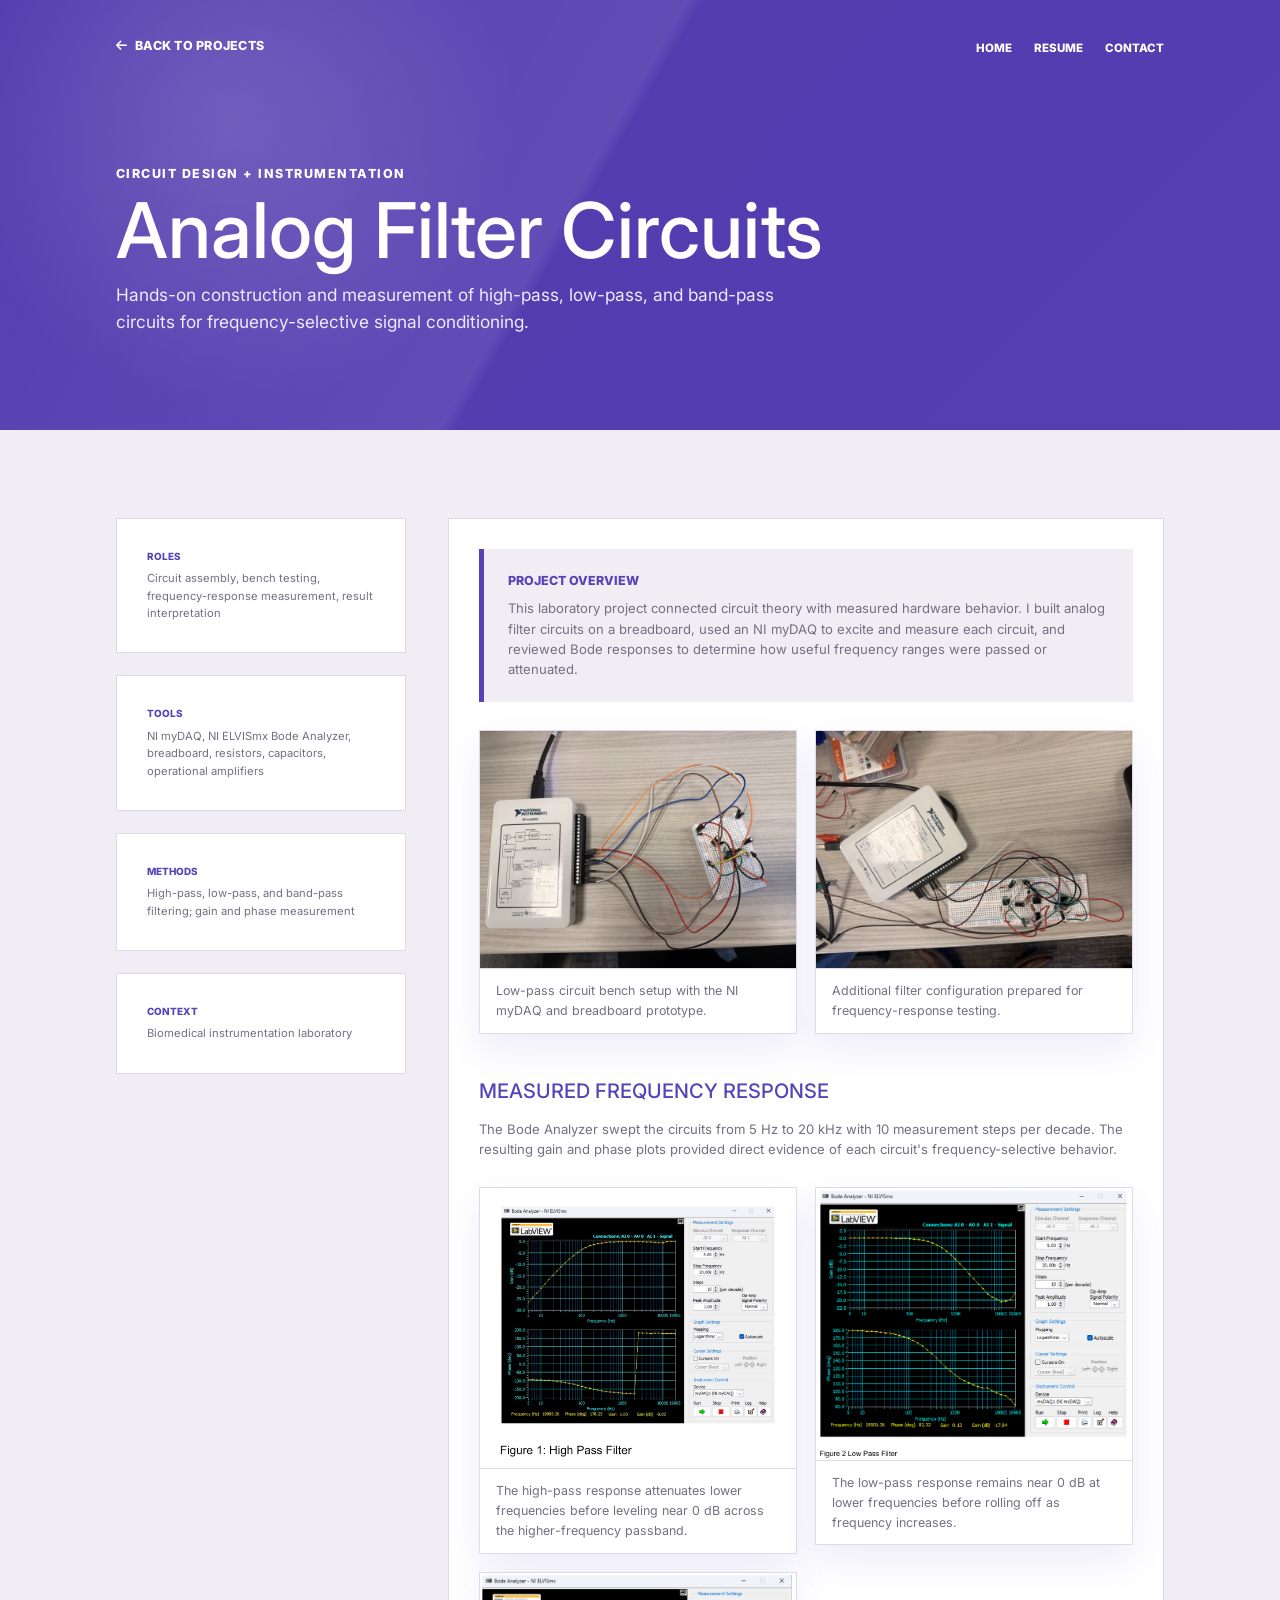
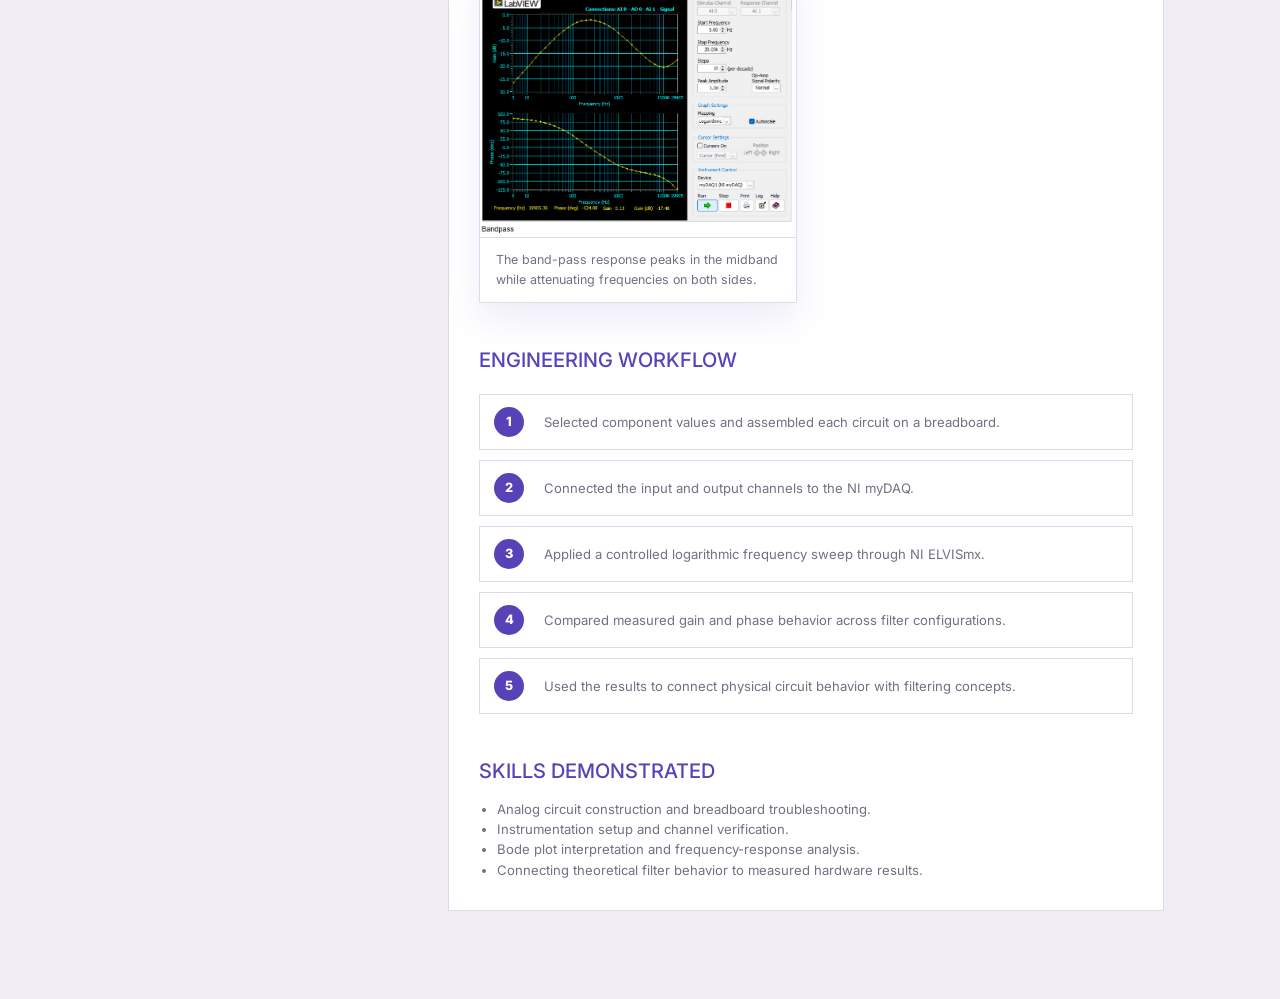
<file: projects/analog-filter-circuits.html>
<!DOCTYPE html>
<html lang="en">
<head>
    <meta charset="UTF-8">
    <meta name="viewport" content="width=device-width, initial-scale=1.0">
    <meta name="description" content="Analog filter circuit design and measurement case study by Allison Otero.">
    <title>Analog Filter Circuits | Allison Otero</title>
    <link href="https://fonts.googleapis.com/css2?family=Inter:wght@400;500;600;700;800&display=swap" rel="stylesheet">
    <link rel="stylesheet" href="https://cdnjs.cloudflare.com/ajax/libs/font-awesome/6.0.0/css/all.min.css">
    <link rel="stylesheet" href="../css/styles.css">
</head>
<body class="project-page">
    <header class="case-hero">
        <nav class="top-nav" aria-label="Project navigation">
            <a class="nav-back-link" href="../index.html#projects"><i class="fas fa-arrow-left"></i> Back to Projects</a>
            <ul class="nav-links case-nav">
                <li><a href="../index.html">Home</a></li>
                <li><a href="../docs/Allison_Otero_Resume.pdf?v=20261113-resume">Resume</a></li>
                <li><a href="../index.html#contact">Contact</a></li>
            </ul>
        </nav>
        <div class="container case-hero-inner">
            <p class="hero-kicker">Circuit Design + Instrumentation</p>
            <h1>Analog Filter Circuits</h1>
            <p>Hands-on construction and measurement of high-pass, low-pass, and band-pass circuits for frequency-selective signal conditioning.</p>
        </div>
    </header>

    <main>
        <section class="case-section">
            <div class="container case-grid">
                <aside class="case-meta">
                    <div>
                        <span>Roles</span>
                        <p>Circuit assembly, bench testing, frequency-response measurement, result interpretation</p>
                    </div>
                    <div>
                        <span>Tools</span>
                        <p>NI myDAQ, NI ELVISmx Bode Analyzer, breadboard, resistors, capacitors, operational amplifiers</p>
                    </div>
                    <div>
                        <span>Methods</span>
                        <p>High-pass, low-pass, and band-pass filtering; gain and phase measurement</p>
                    </div>
                    <div>
                        <span>Context</span>
                        <p>Biomedical instrumentation laboratory</p>
                    </div>
                </aside>

                <div class="case-content">
                    <div class="case-intro-card">
                        <span>Project Overview</span>
                        <p>This laboratory project connected circuit theory with measured hardware behavior. I built analog filter circuits on a breadboard, used an NI myDAQ to excite and measure each circuit, and reviewed Bode responses to determine how useful frequency ranges were passed or attenuated.</p>
                    </div>

                    <div class="project-evidence-grid">
                        <figure class="project-figure">
                            <img src="../assets/analog-filters/filter-bench-low-pass.jpg" alt="NI myDAQ connected to a breadboard analog filter circuit.">
                            <figcaption>Low-pass circuit bench setup with the NI myDAQ and breadboard prototype.</figcaption>
                        </figure>
                        <figure class="project-figure">
                            <img src="../assets/analog-filters/filter-bench-band-pass.jpg" alt="Second analog filter breadboard connected to an NI myDAQ.">
                            <figcaption>Additional filter configuration prepared for frequency-response testing.</figcaption>
                        </figure>
                    </div>

                    <h2>Measured Frequency Response</h2>
                    <p>The Bode Analyzer swept the circuits from 5 Hz to 20 kHz with 10 measurement steps per decade. The resulting gain and phase plots provided direct evidence of each circuit's frequency-selective behavior.</p>
                    <div class="project-evidence-grid">
                        <figure class="project-figure">
                            <img src="../assets/analog-filters/high-pass-response.jpg" alt="Measured high-pass filter gain and phase response from NI ELVISmx.">
                            <figcaption>The high-pass response attenuates lower frequencies before leveling near 0 dB across the higher-frequency passband.</figcaption>
                        </figure>
                        <figure class="project-figure">
                            <img src="../assets/analog-filters/low-pass-response.png" alt="Measured low-pass filter gain and phase response from NI ELVISmx.">
                            <figcaption>The low-pass response remains near 0 dB at lower frequencies before rolling off as frequency increases.</figcaption>
                        </figure>
                        <figure class="project-figure">
                            <img src="../assets/analog-filters/band-pass-response.png" alt="Measured band-pass filter gain and phase response from NI ELVISmx.">
                            <figcaption>The band-pass response peaks in the midband while attenuating frequencies on both sides.</figcaption>
                        </figure>
                    </div>

                    <h2>Engineering Workflow</h2>
                    <ol class="workflow-list">
                        <li>Selected component values and assembled each circuit on a breadboard.</li>
                        <li>Connected the input and output channels to the NI myDAQ.</li>
                        <li>Applied a controlled logarithmic frequency sweep through NI ELVISmx.</li>
                        <li>Compared measured gain and phase behavior across filter configurations.</li>
                        <li>Used the results to connect physical circuit behavior with filtering concepts.</li>
                    </ol>

                    <h2>Skills Demonstrated</h2>
                    <ul>
                        <li>Analog circuit construction and breadboard troubleshooting.</li>
                        <li>Instrumentation setup and channel verification.</li>
                        <li>Bode plot interpretation and frequency-response analysis.</li>
                        <li>Connecting theoretical filter behavior to measured hardware results.</li>
                    </ul>
                </div>
            </div>
        </section>
    </main>
    <button class="back-to-top" type="button" aria-label="Back to top"><span>Back to Top</span></button>
    <script src="../js/script.js"></script>
</body>
</html>
</file>
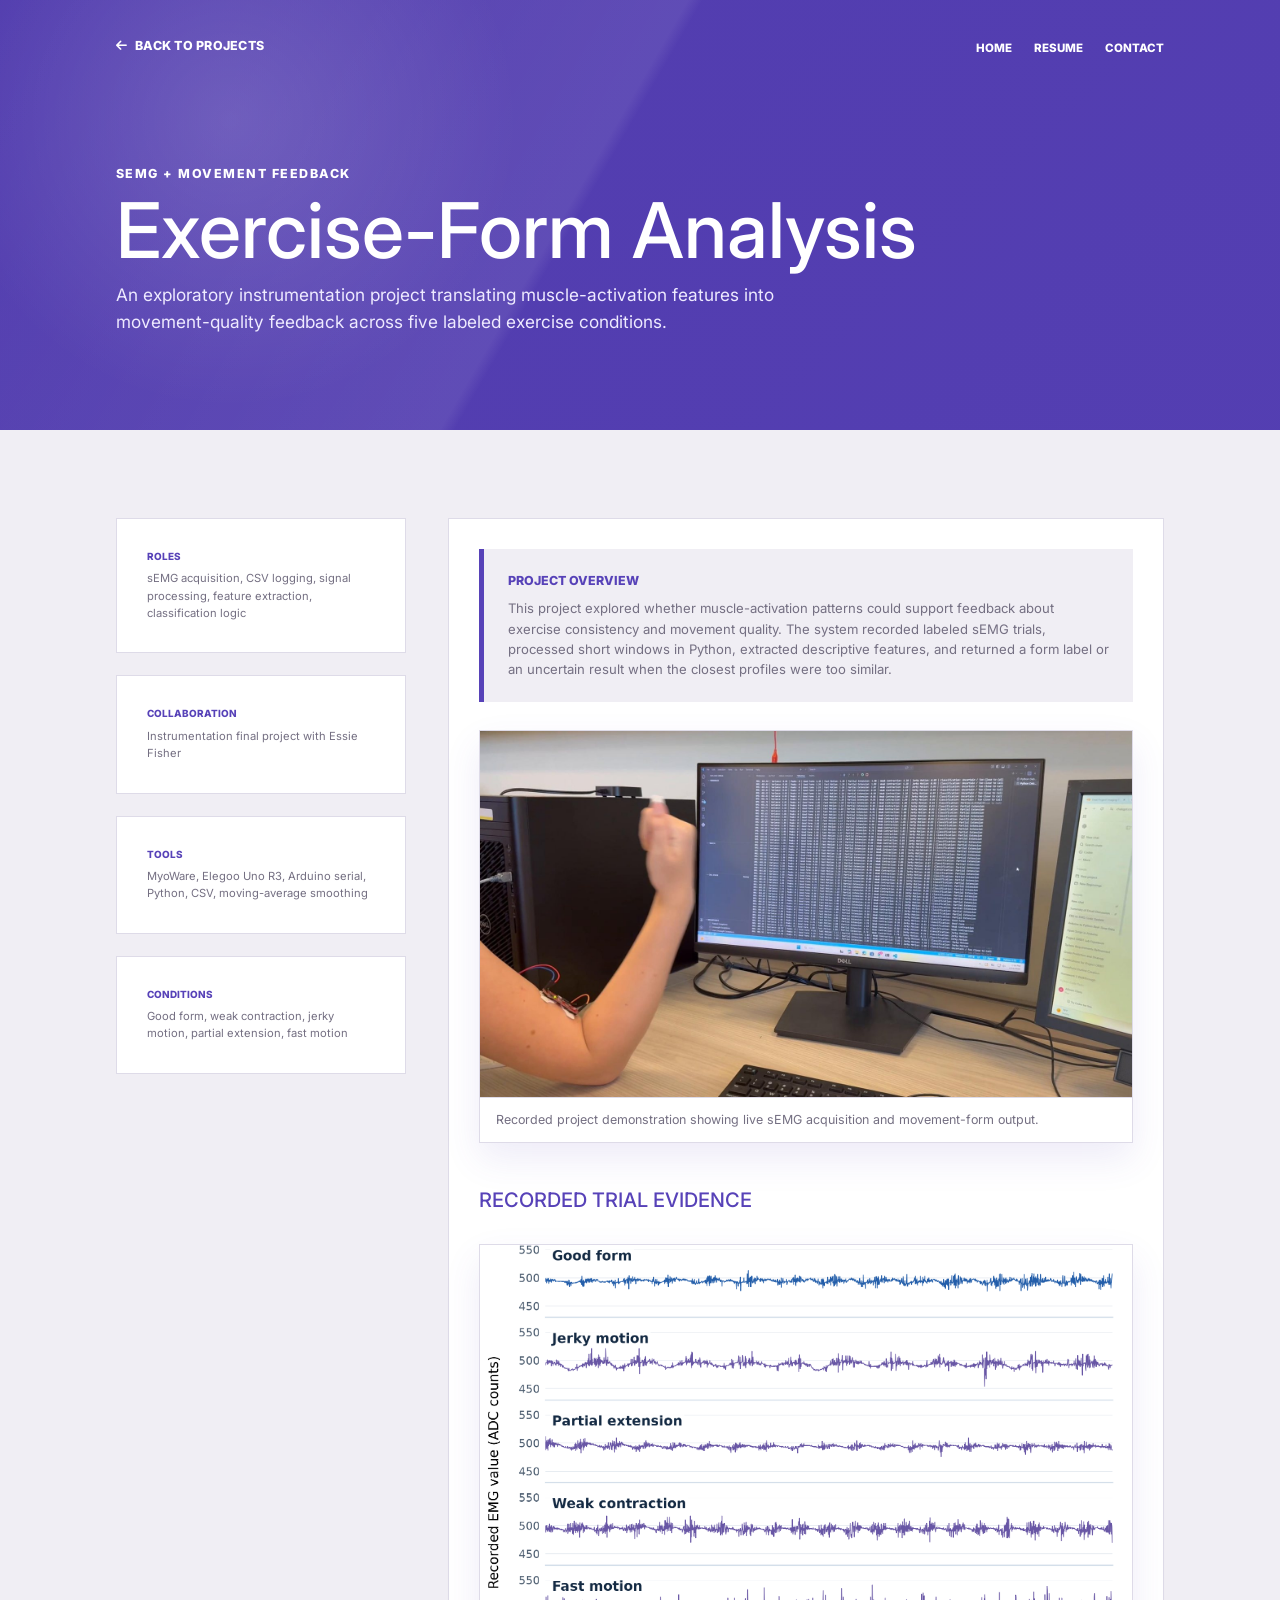
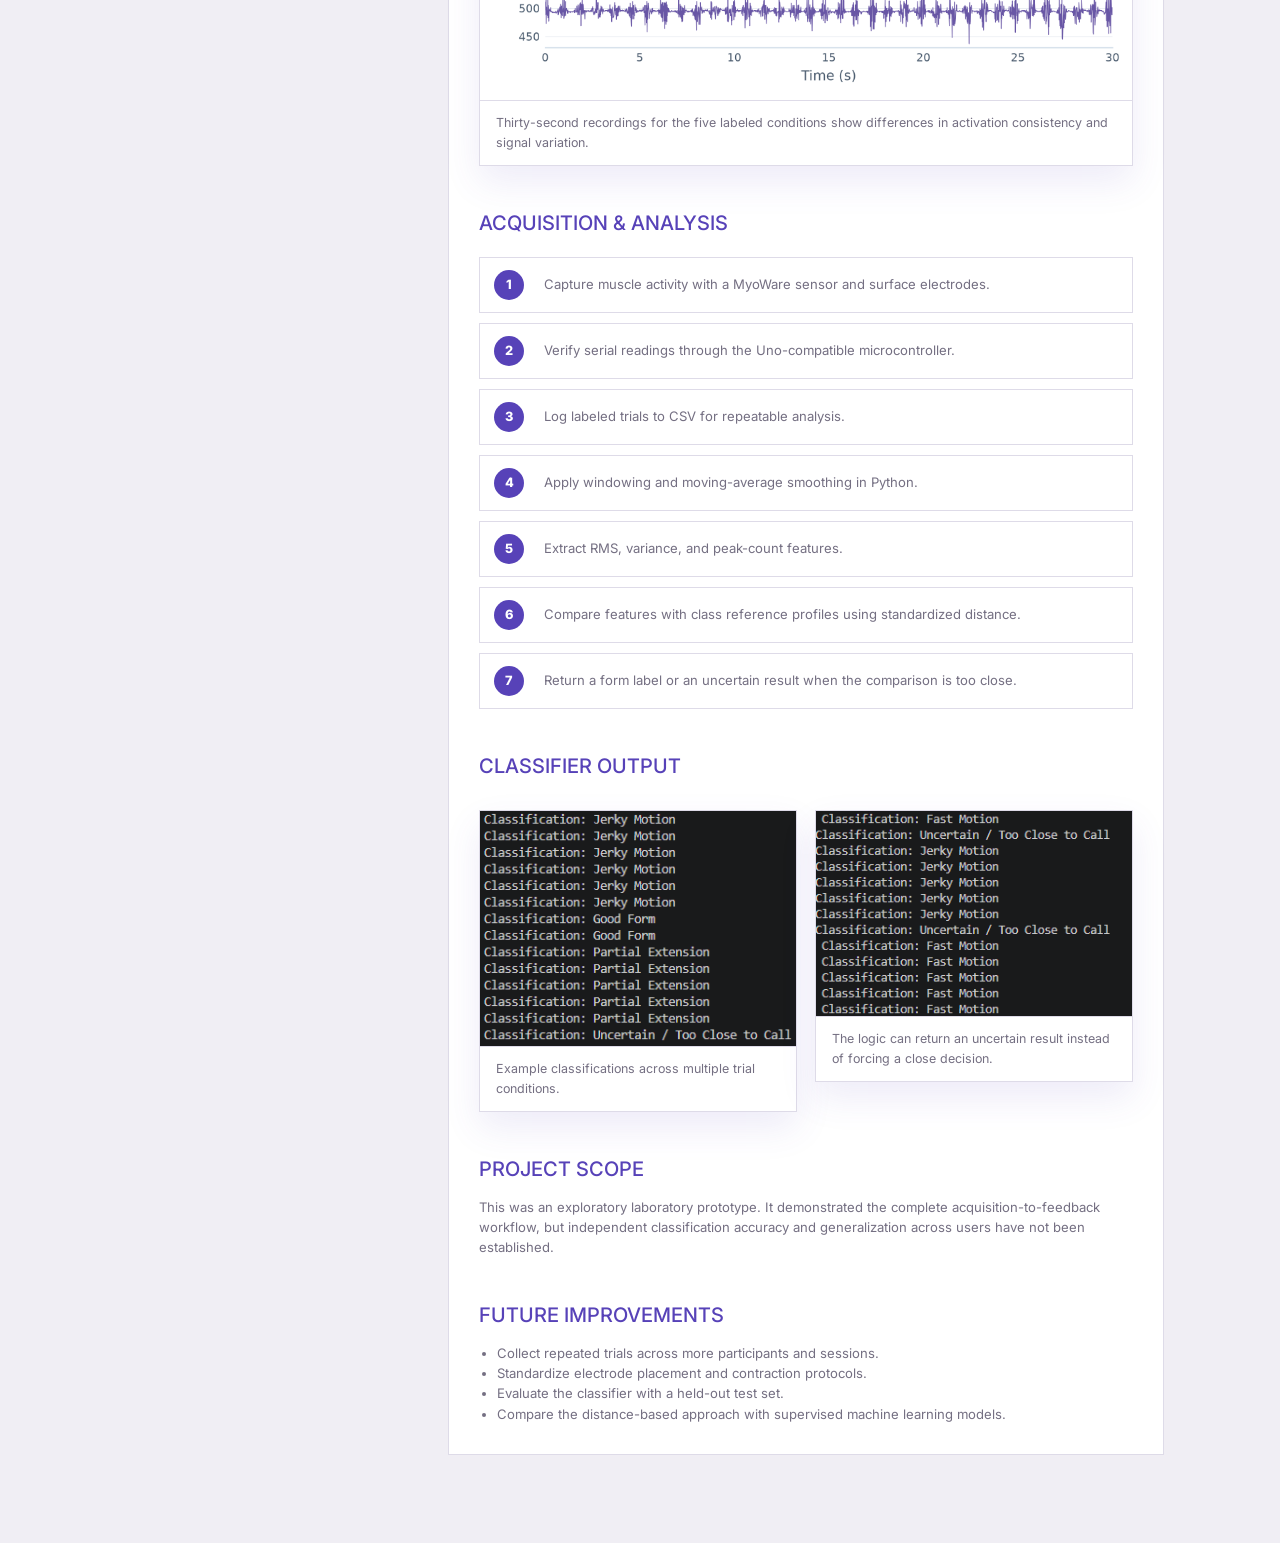
<file: projects/exercise-form-analysis.html>
<!DOCTYPE html>
<html lang="en">
<head>
    <meta charset="UTF-8">
    <meta name="viewport" content="width=device-width, initial-scale=1.0">
    <meta name="description" content="sEMG exercise-form analysis project by Allison Otero and Essie Fisher.">
    <title>Exercise-Form Analysis | Allison Otero</title>
    <link href="https://fonts.googleapis.com/css2?family=Inter:wght@400;500;600;700;800&display=swap" rel="stylesheet">
    <link rel="stylesheet" href="https://cdnjs.cloudflare.com/ajax/libs/font-awesome/6.0.0/css/all.min.css">
    <link rel="stylesheet" href="../css/styles.css">
</head>
<body class="project-page">
    <header class="case-hero">
        <nav class="top-nav" aria-label="Project navigation">
            <a class="nav-back-link" href="../index.html#projects"><i class="fas fa-arrow-left"></i> Back to Projects</a>
            <ul class="nav-links case-nav">
                <li><a href="../index.html">Home</a></li>
                <li><a href="../docs/Allison_Otero_Resume.pdf?v=20261113-resume">Resume</a></li>
                <li><a href="../index.html#contact">Contact</a></li>
            </ul>
        </nav>
        <div class="container case-hero-inner">
            <p class="hero-kicker">sEMG + Movement Feedback</p>
            <h1>Exercise-Form Analysis</h1>
            <p>An exploratory instrumentation project translating muscle-activation features into movement-quality feedback across five labeled exercise conditions.</p>
        </div>
    </header>

    <main>
        <section class="case-section">
            <div class="container case-grid">
                <aside class="case-meta">
                    <div>
                        <span>Roles</span>
                        <p>sEMG acquisition, CSV logging, signal processing, feature extraction, classification logic</p>
                    </div>
                    <div>
                        <span>Collaboration</span>
                        <p>Instrumentation final project with Essie Fisher</p>
                    </div>
                    <div>
                        <span>Tools</span>
                        <p>MyoWare, Elegoo Uno R3, Arduino serial, Python, CSV, moving-average smoothing</p>
                    </div>
                    <div>
                        <span>Conditions</span>
                        <p>Good form, weak contraction, jerky motion, partial extension, fast motion</p>
                    </div>
                </aside>

                <div class="case-content">
                    <div class="case-intro-card">
                        <span>Project Overview</span>
                        <p>This project explored whether muscle-activation patterns could support feedback about exercise consistency and movement quality. The system recorded labeled sEMG trials, processed short windows in Python, extracted descriptive features, and returned a form label or an uncertain result when the closest profiles were too similar.</p>
                    </div>

                    <figure class="project-figure project-figure-wide">
                        <img src="../assets/exercise-form/live-classification-demo.jpg" alt="Live exercise-form demonstration with a MyoWare sensor and classification output on a monitor.">
                        <figcaption>Recorded project demonstration showing live sEMG acquisition and movement-form output.</figcaption>
                    </figure>

                    <h2>Recorded Trial Evidence</h2>
                    <figure class="project-figure project-figure-wide">
                        <img src="../assets/exercise-form/recorded-trials.png" alt="Recorded EMG signals for good form, jerky motion, partial extension, weak contraction, and fast motion.">
                        <figcaption>Thirty-second recordings for the five labeled conditions show differences in activation consistency and signal variation.</figcaption>
                    </figure>

                    <h2>Acquisition &amp; Analysis</h2>
                    <ol class="workflow-list">
                        <li>Capture muscle activity with a MyoWare sensor and surface electrodes.</li>
                        <li>Verify serial readings through the Uno-compatible microcontroller.</li>
                        <li>Log labeled trials to CSV for repeatable analysis.</li>
                        <li>Apply windowing and moving-average smoothing in Python.</li>
                        <li>Extract RMS, variance, and peak-count features.</li>
                        <li>Compare features with class reference profiles using standardized distance.</li>
                        <li>Return a form label or an uncertain result when the comparison is too close.</li>
                    </ol>

                    <h2>Classifier Output</h2>
                    <div class="project-evidence-grid compact-evidence-grid">
                        <figure class="project-figure">
                            <img src="../assets/exercise-form/classification-output-a.png" alt="Console output showing jerky motion, good form, partial extension, and uncertain classifications.">
                            <figcaption>Example classifications across multiple trial conditions.</figcaption>
                        </figure>
                        <figure class="project-figure">
                            <img src="../assets/exercise-form/classification-output-b.png" alt="Console output showing fast motion, jerky motion, and uncertain classifications.">
                            <figcaption>The logic can return an uncertain result instead of forcing a close decision.</figcaption>
                        </figure>
                    </div>

                    <h2>Project Scope</h2>
                    <p>This was an exploratory laboratory prototype. It demonstrated the complete acquisition-to-feedback workflow, but independent classification accuracy and generalization across users have not been established.</p>

                    <h2>Future Improvements</h2>
                    <ul>
                        <li>Collect repeated trials across more participants and sessions.</li>
                        <li>Standardize electrode placement and contraction protocols.</li>
                        <li>Evaluate the classifier with a held-out test set.</li>
                        <li>Compare the distance-based approach with supervised machine learning models.</li>
                    </ul>
                </div>
            </div>
        </section>
    </main>
    <button class="back-to-top" type="button" aria-label="Back to top"><span>Back to Top</span></button>
    <script src="../js/script.js"></script>
</body>
</html>
</file>
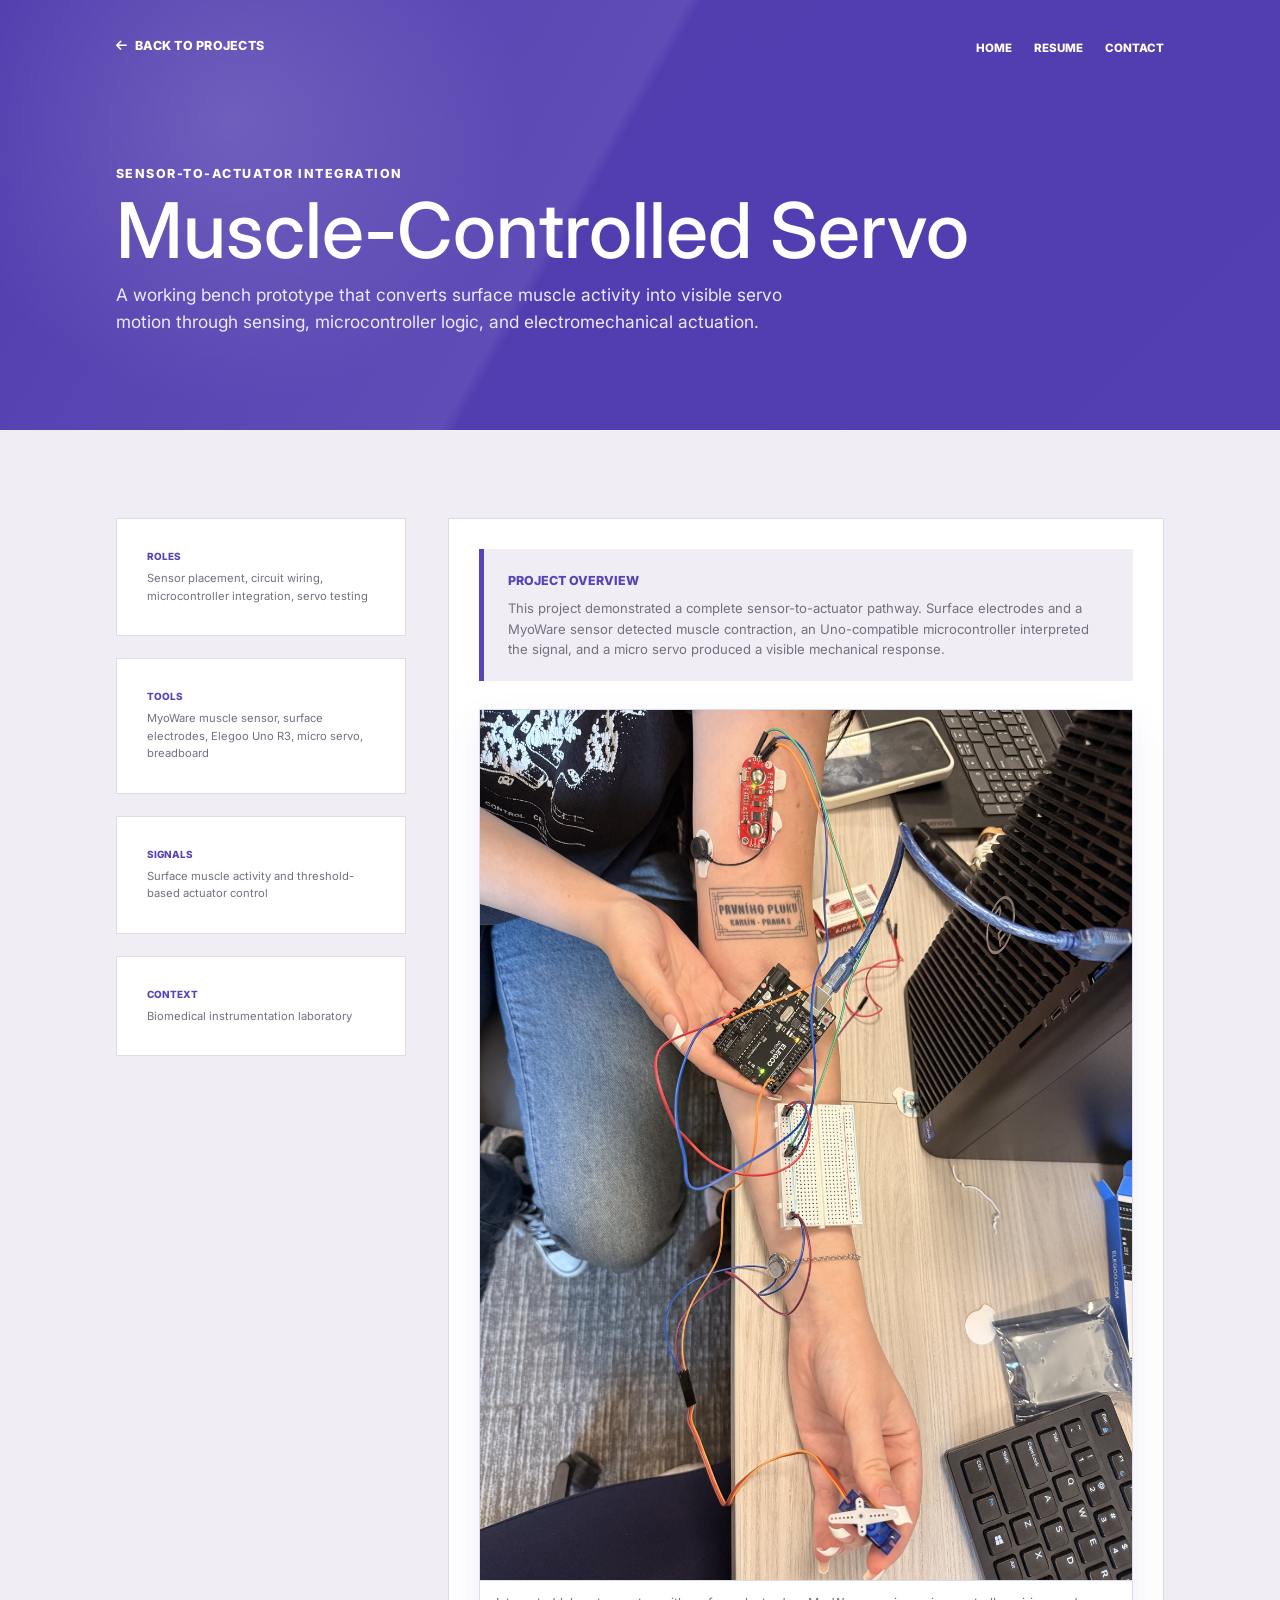
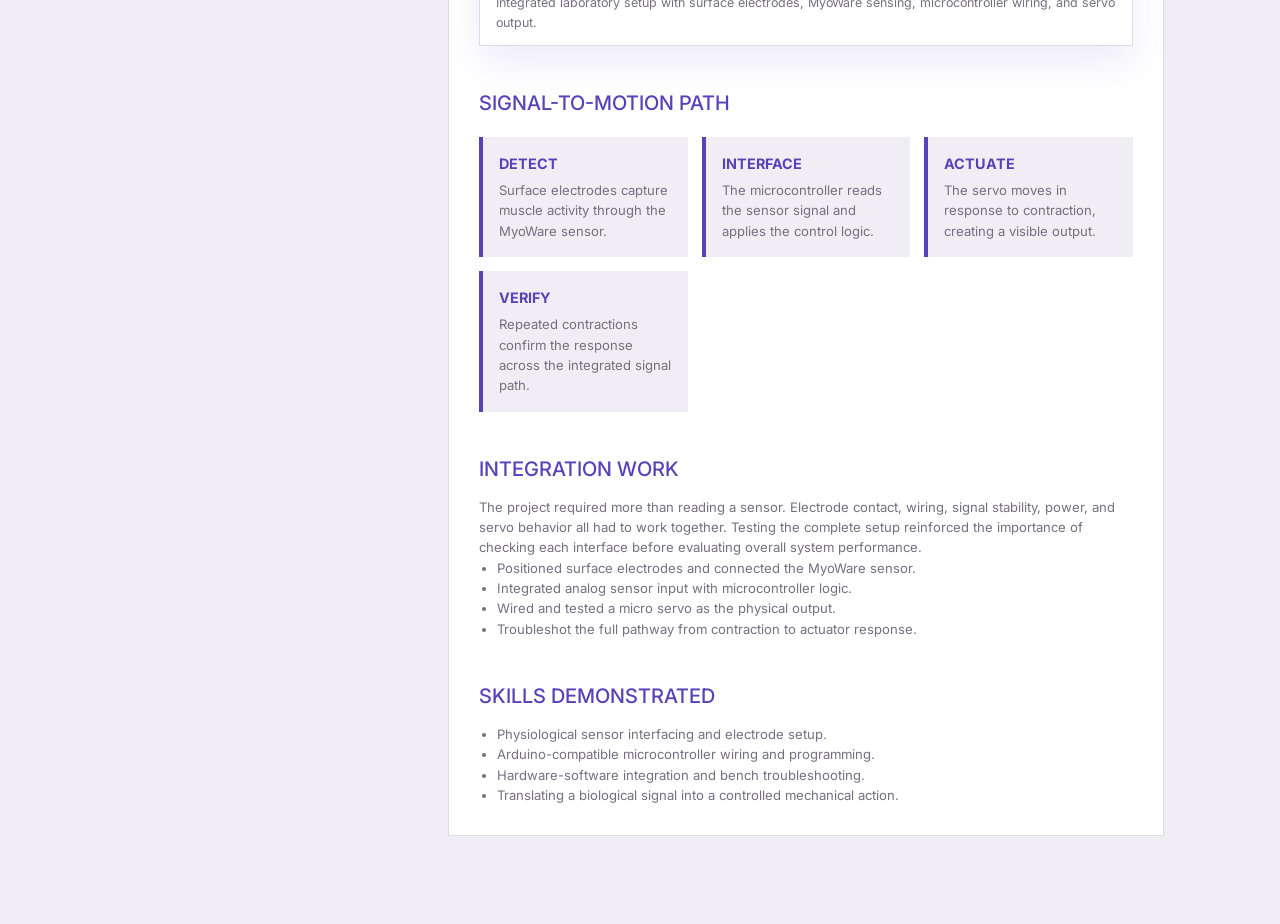
<file: projects/muscle-controlled-servo.html>
<!DOCTYPE html>
<html lang="en">
<head>
    <meta charset="UTF-8">
    <meta name="viewport" content="width=device-width, initial-scale=1.0">
    <meta name="description" content="Muscle-controlled servo sensor integration project by Allison Otero.">
    <title>Muscle-Controlled Servo | Allison Otero</title>
    <link href="https://fonts.googleapis.com/css2?family=Inter:wght@400;500;600;700;800&display=swap" rel="stylesheet">
    <link rel="stylesheet" href="https://cdnjs.cloudflare.com/ajax/libs/font-awesome/6.0.0/css/all.min.css">
    <link rel="stylesheet" href="../css/styles.css">
</head>
<body class="project-page">
    <header class="case-hero">
        <nav class="top-nav" aria-label="Project navigation">
            <a class="nav-back-link" href="../index.html#projects"><i class="fas fa-arrow-left"></i> Back to Projects</a>
            <ul class="nav-links case-nav">
                <li><a href="../index.html">Home</a></li>
                <li><a href="../docs/Allison_Otero_Resume.pdf?v=20261113-resume">Resume</a></li>
                <li><a href="../index.html#contact">Contact</a></li>
            </ul>
        </nav>
        <div class="container case-hero-inner">
            <p class="hero-kicker">Sensor-to-Actuator Integration</p>
            <h1>Muscle-Controlled Servo</h1>
            <p>A working bench prototype that converts surface muscle activity into visible servo motion through sensing, microcontroller logic, and electromechanical actuation.</p>
        </div>
    </header>

    <main>
        <section class="case-section">
            <div class="container case-grid">
                <aside class="case-meta">
                    <div>
                        <span>Roles</span>
                        <p>Sensor placement, circuit wiring, microcontroller integration, servo testing</p>
                    </div>
                    <div>
                        <span>Tools</span>
                        <p>MyoWare muscle sensor, surface electrodes, Elegoo Uno R3, micro servo, breadboard</p>
                    </div>
                    <div>
                        <span>Signals</span>
                        <p>Surface muscle activity and threshold-based actuator control</p>
                    </div>
                    <div>
                        <span>Context</span>
                        <p>Biomedical instrumentation laboratory</p>
                    </div>
                </aside>

                <div class="case-content">
                    <div class="case-intro-card">
                        <span>Project Overview</span>
                        <p>This project demonstrated a complete sensor-to-actuator pathway. Surface electrodes and a MyoWare sensor detected muscle contraction, an Uno-compatible microcontroller interpreted the signal, and a micro servo produced a visible mechanical response.</p>
                    </div>

                    <figure class="project-figure project-figure-wide">
                        <img src="../assets/muscle-servo/muscle-servo-setup.jpg" alt="MyoWare muscle sensor attached to an arm and connected to an Elegoo Uno R3, breadboard, and micro servo.">
                        <figcaption>Integrated laboratory setup with surface electrodes, MyoWare sensing, microcontroller wiring, and servo output.</figcaption>
                    </figure>

                    <h2>Signal-to-Motion Path</h2>
                    <div class="feature-grid">
                        <div><strong>Detect</strong><span>Surface electrodes capture muscle activity through the MyoWare sensor.</span></div>
                        <div><strong>Interface</strong><span>The microcontroller reads the sensor signal and applies the control logic.</span></div>
                        <div><strong>Actuate</strong><span>The servo moves in response to contraction, creating a visible output.</span></div>
                        <div><strong>Verify</strong><span>Repeated contractions confirm the response across the integrated signal path.</span></div>
                    </div>

                    <h2>Integration Work</h2>
                    <p>The project required more than reading a sensor. Electrode contact, wiring, signal stability, power, and servo behavior all had to work together. Testing the complete setup reinforced the importance of checking each interface before evaluating overall system performance.</p>
                    <ul>
                        <li>Positioned surface electrodes and connected the MyoWare sensor.</li>
                        <li>Integrated analog sensor input with microcontroller logic.</li>
                        <li>Wired and tested a micro servo as the physical output.</li>
                        <li>Troubleshot the full pathway from contraction to actuator response.</li>
                    </ul>

                    <h2>Skills Demonstrated</h2>
                    <ul>
                        <li>Physiological sensor interfacing and electrode setup.</li>
                        <li>Arduino-compatible microcontroller wiring and programming.</li>
                        <li>Hardware-software integration and bench troubleshooting.</li>
                        <li>Translating a biological signal into a controlled mechanical action.</li>
                    </ul>
                </div>
            </div>
        </section>
    </main>
    <button class="back-to-top" type="button" aria-label="Back to top"><span>Back to Top</span></button>
    <script src="../js/script.js"></script>
</body>
</html>
</file>
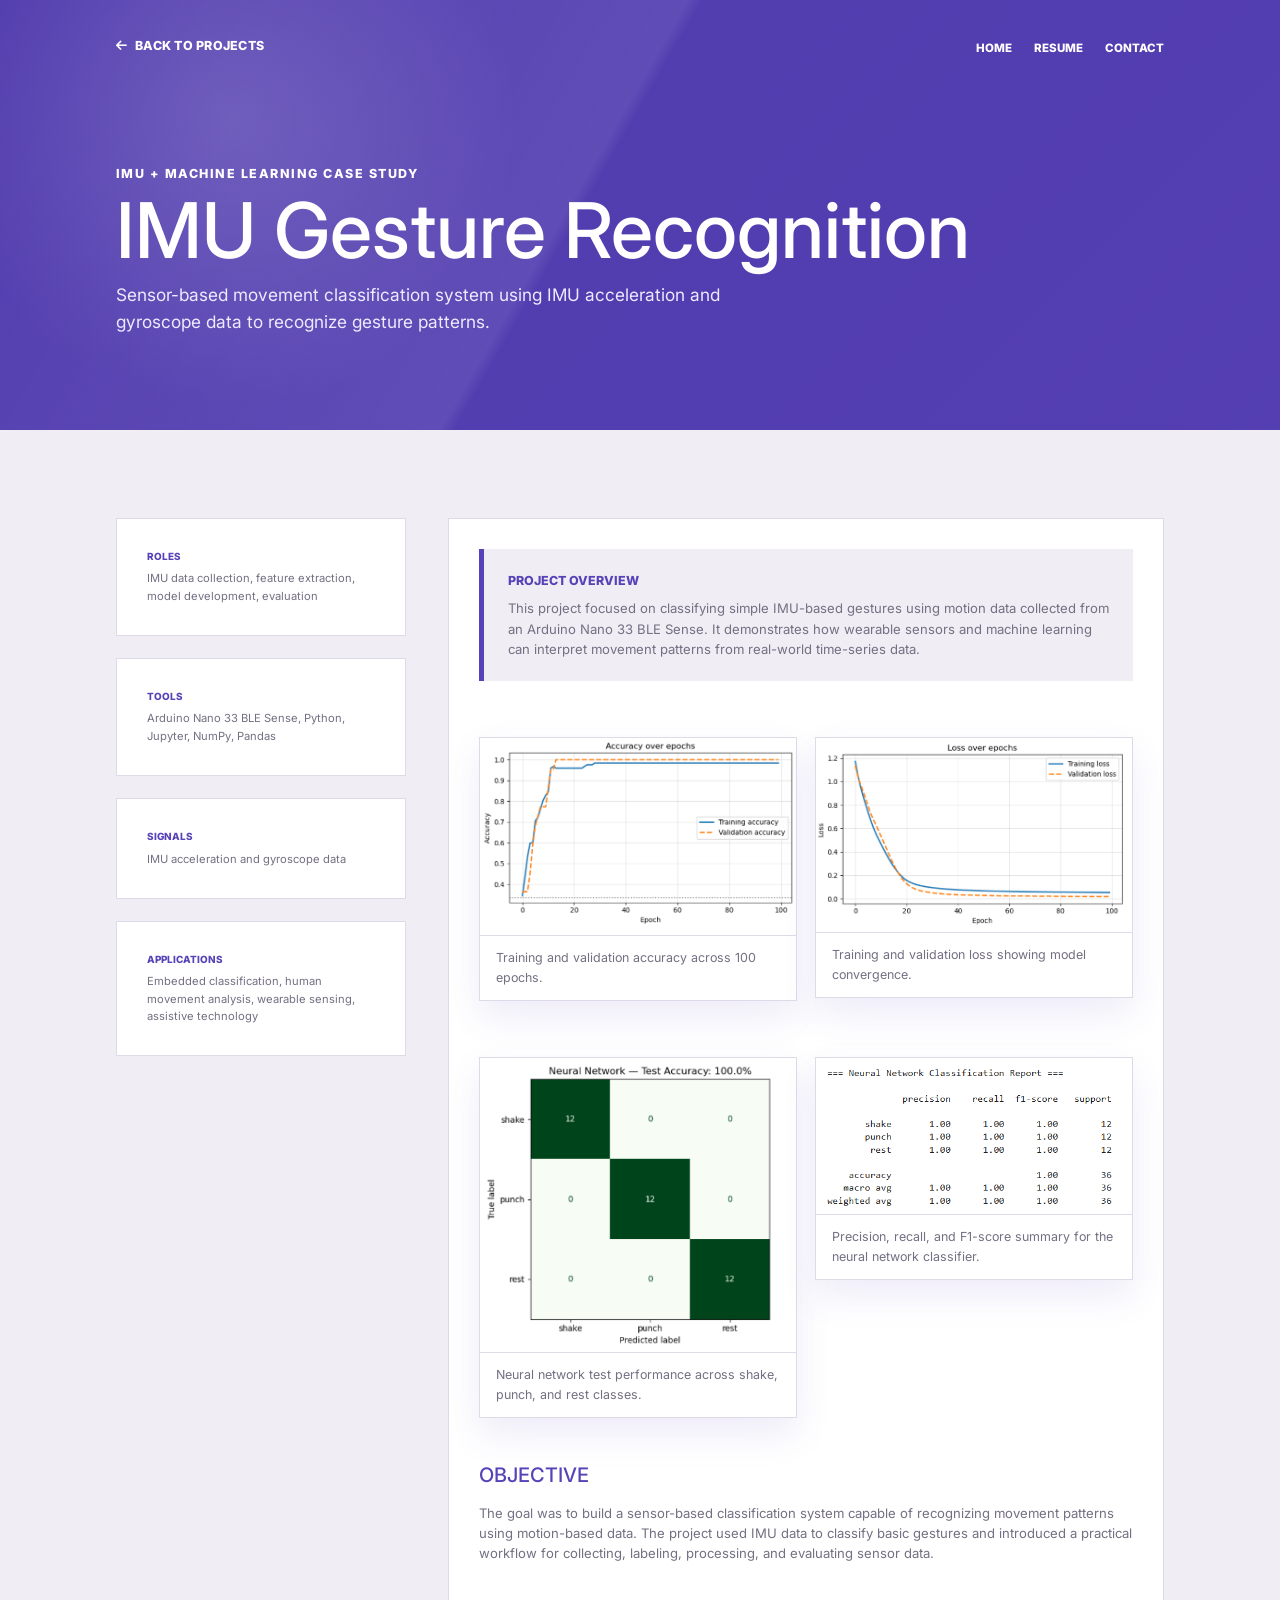
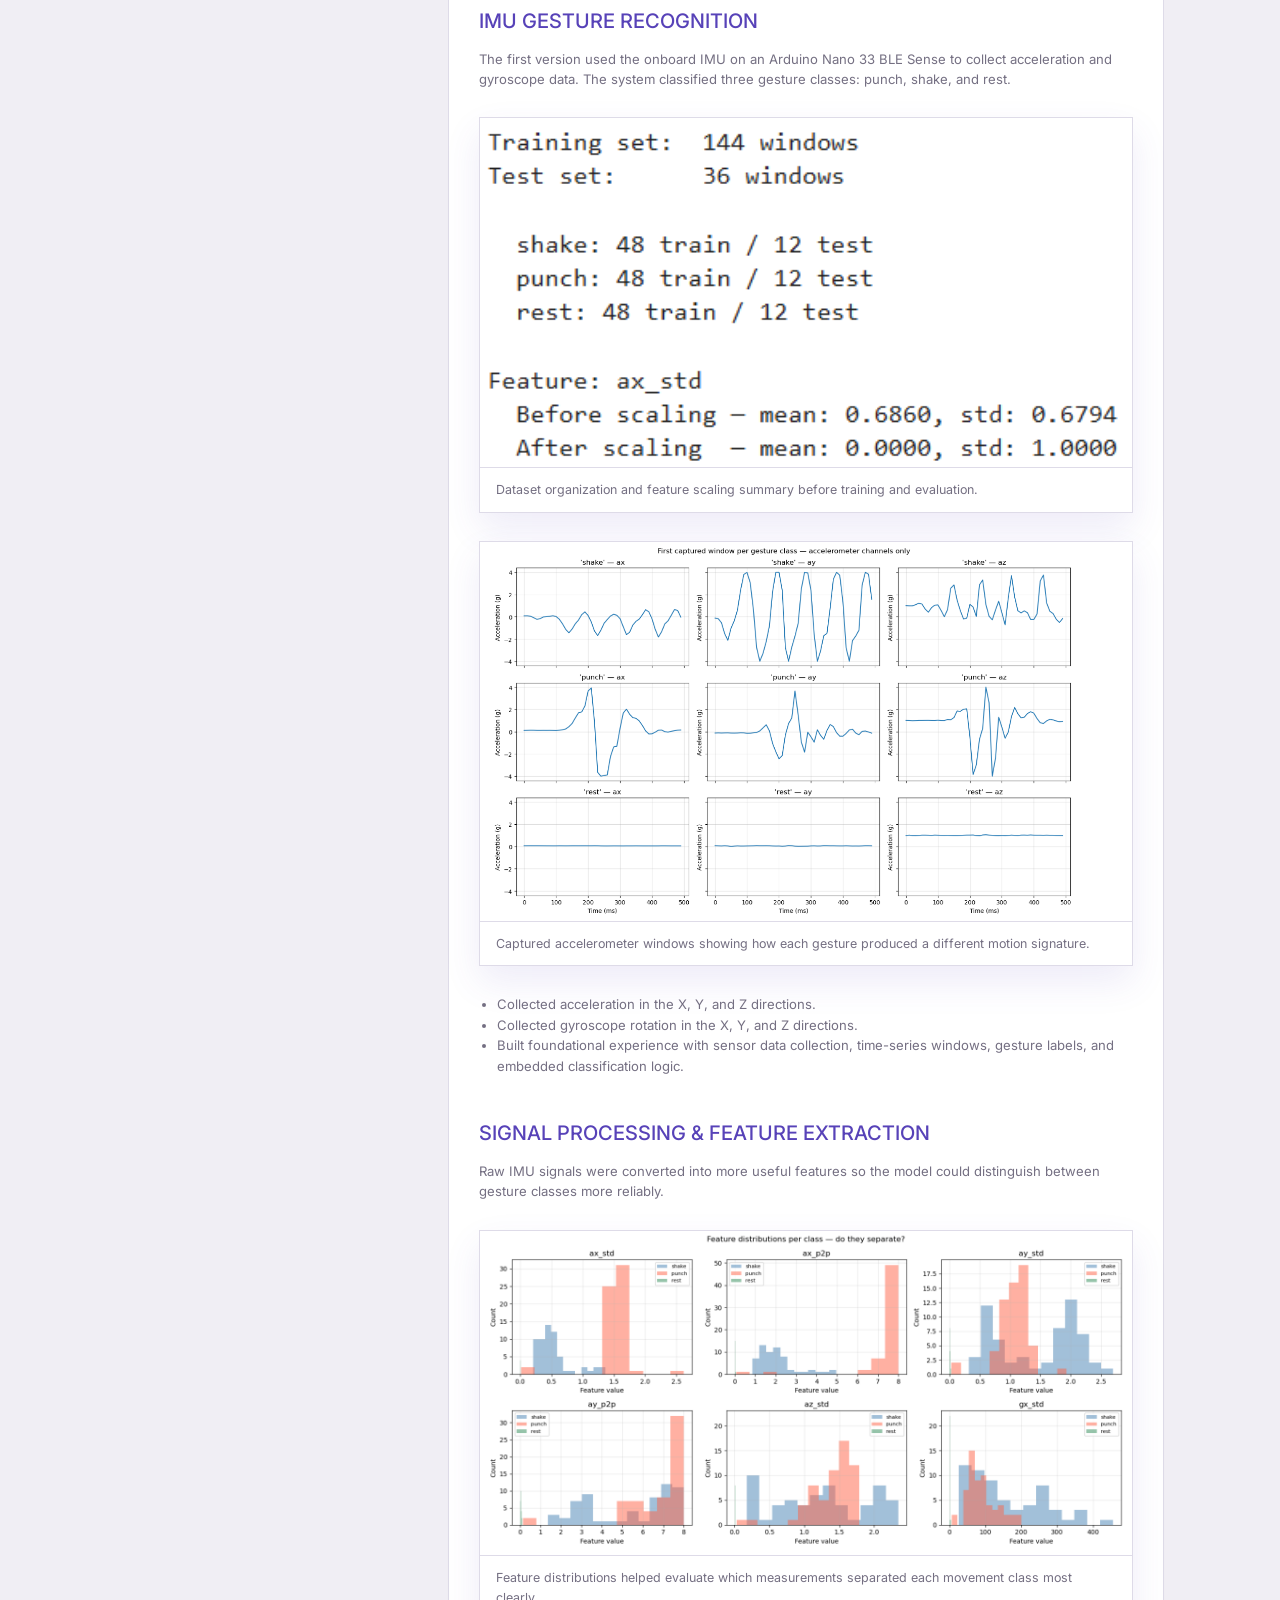
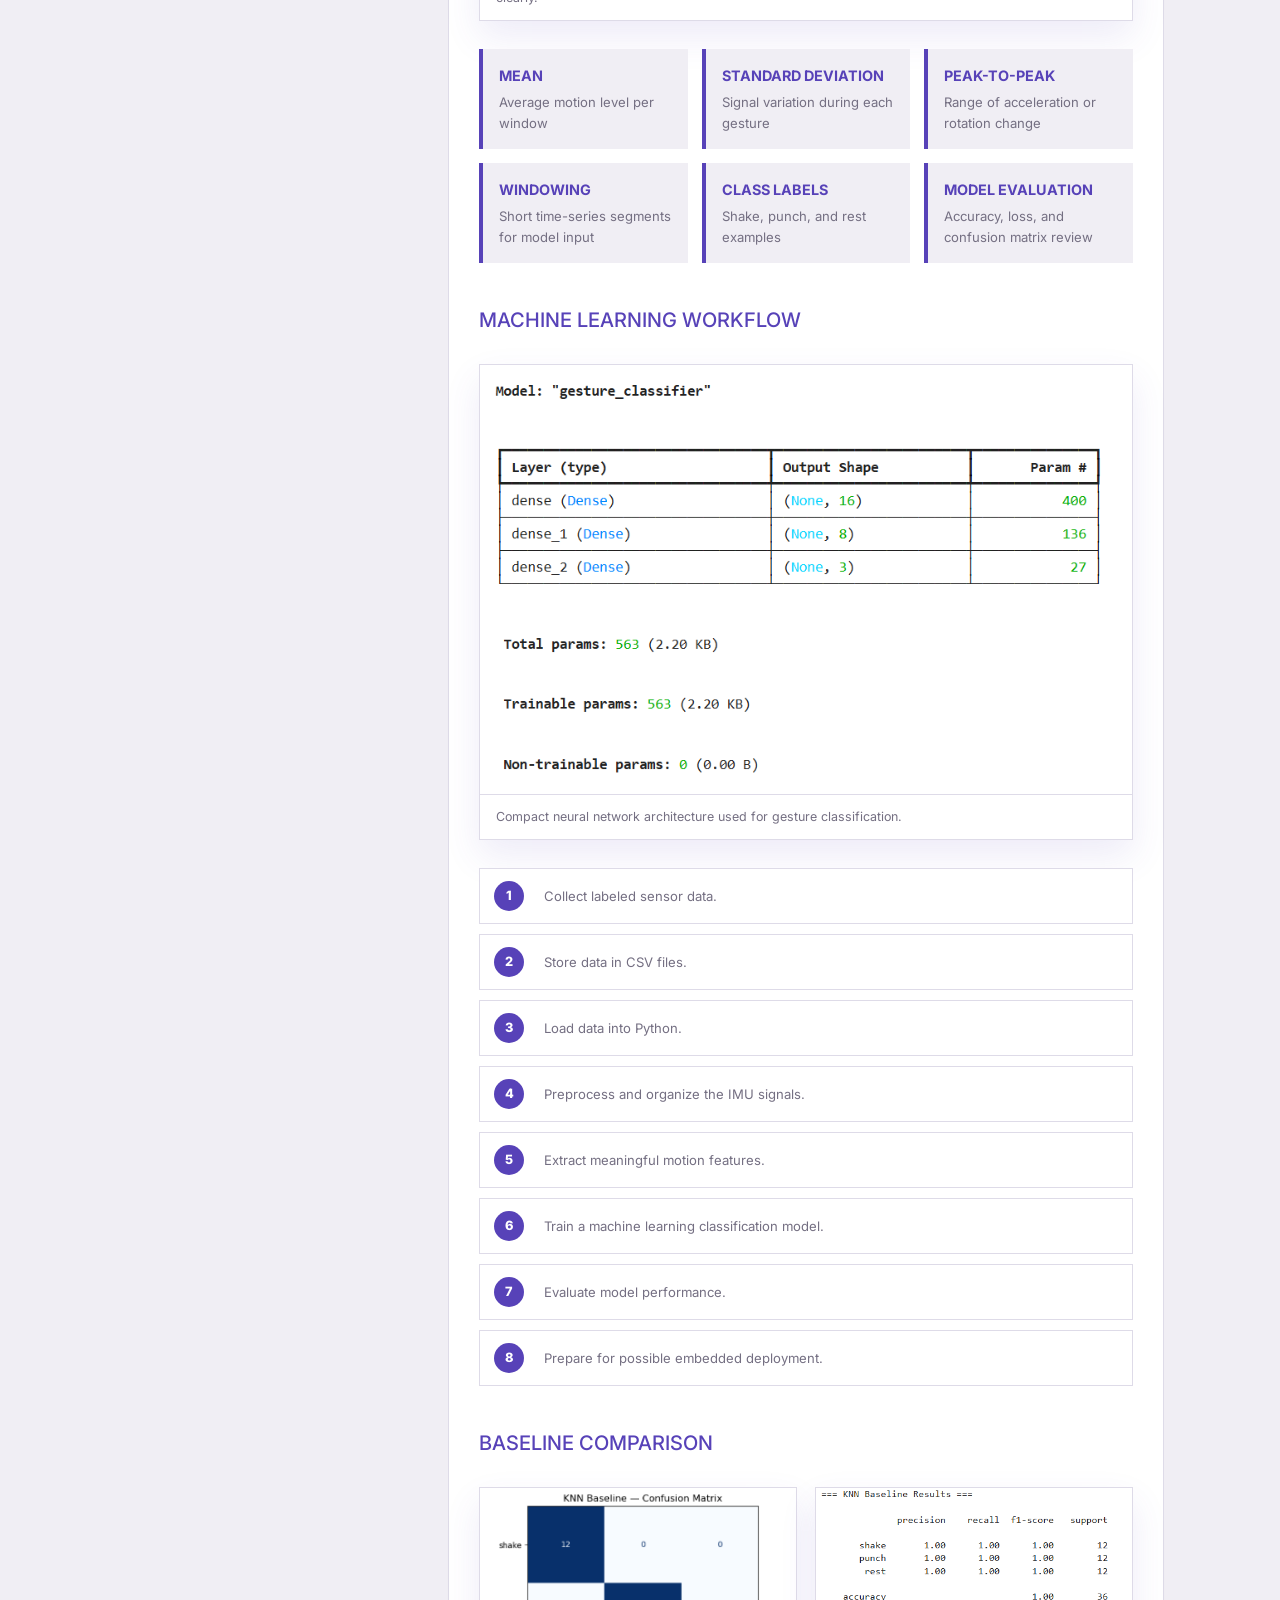
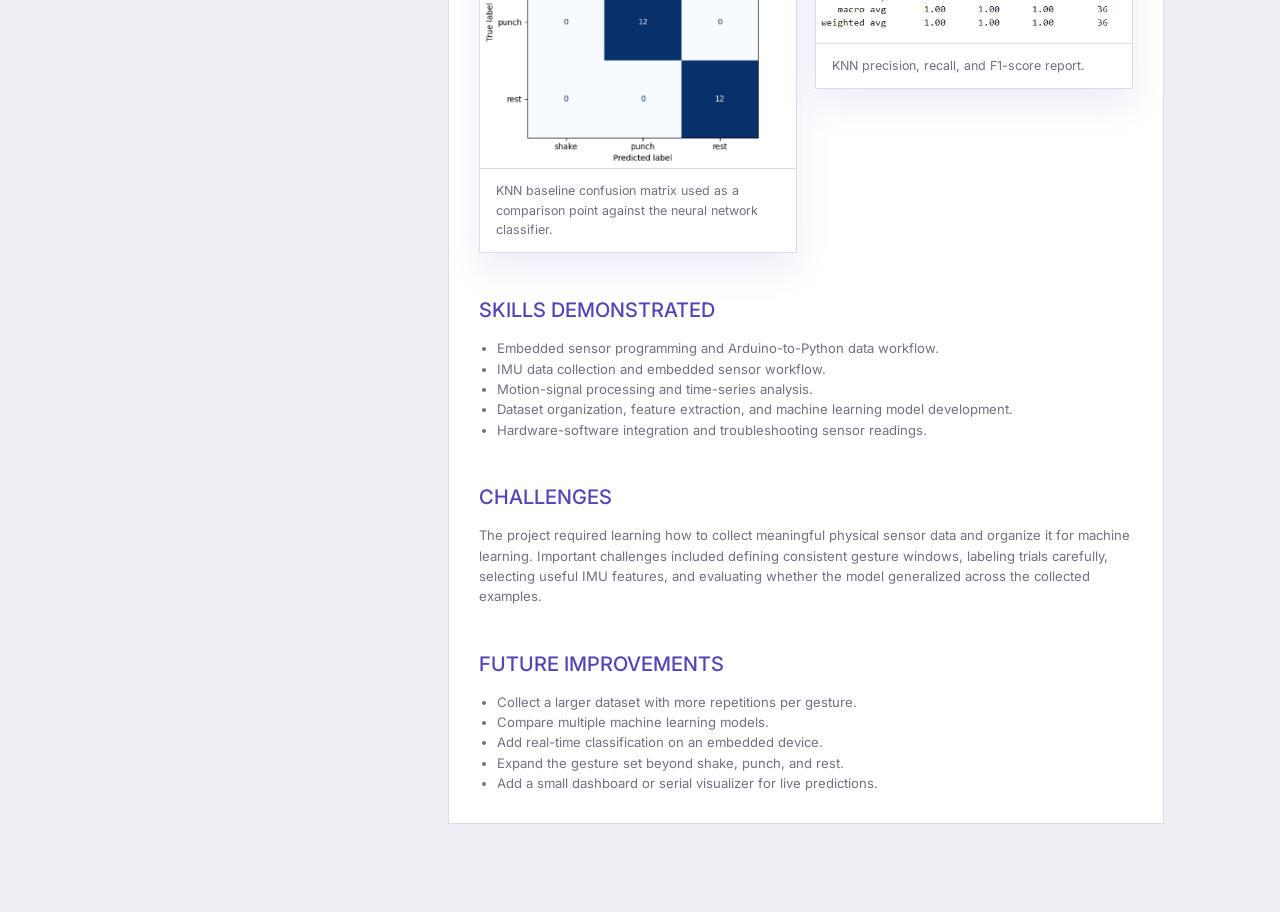
<file: projects/predictive-modeling.html>
<!DOCTYPE html>
<html lang="en">
<head>
    <meta charset="UTF-8">
    <meta name="viewport" content="width=device-width, initial-scale=1.0">
    <meta name="description" content="Gesture recognition case study by Allison Otero using IMU signals and machine learning.">
    <title>IMU Gesture Recognition | Allison Otero</title>
    <link href="https://fonts.googleapis.com/css2?family=Inter:wght@400;500;600;700;800&display=swap" rel="stylesheet">
    <link rel="stylesheet" href="https://cdnjs.cloudflare.com/ajax/libs/font-awesome/6.0.0/css/all.min.css">
    <link rel="stylesheet" href="../css/styles.css">
</head>
<body class="project-page">
    <header class="case-hero modeling-hero">
        <nav class="top-nav" aria-label="Project navigation">
            <a class="nav-back-link" href="../index.html#projects"><i class="fas fa-arrow-left"></i> Back to Projects</a>
            <ul class="nav-links case-nav">
                <li><a href="../index.html">Home</a></li>
                <li><a href="../docs/Allison_Otero_Resume.pdf?v=20261113-resume">Resume</a></li>
                <li><a href="../index.html#contact">Contact</a></li>
            </ul>
        </nav>
        <div class="container case-hero-inner">
            <p class="hero-kicker">IMU + Machine Learning Case Study</p>
            <h1>IMU Gesture Recognition</h1>
            <p>Sensor-based movement classification system using IMU acceleration and gyroscope data to recognize gesture patterns.</p>
        </div>
    </header>

    <main>
        <section class="case-section">
            <div class="container case-grid">
                <aside class="case-meta">
                    <div>
                        <span>Roles</span>
                        <p>IMU data collection, feature extraction, model development, evaluation</p>
                    </div>
                    <div>
                        <span>Tools</span>
                        <p>Arduino Nano 33 BLE Sense, Python, Jupyter, NumPy, Pandas</p>
                    </div>
                    <div>
                        <span>Signals</span>
                        <p>IMU acceleration and gyroscope data</p>
                    </div>
                    <div>
                        <span>Applications</span>
                        <p>Embedded classification, human movement analysis, wearable sensing, assistive technology</p>
                    </div>
                </aside>

                <div class="case-content">
                    <div class="case-intro-card">
                        <span>Project Overview</span>
                        <p>This project focused on classifying simple IMU-based gestures using motion data collected from an Arduino Nano 33 BLE Sense. It demonstrates how wearable sensors and machine learning can interpret movement patterns from real-world time-series data.</p>
                    </div>

                    <div class="imu-results-grid">
                        <figure class="project-figure">
                            <img src="../assets/imu-gesture/accuracy-epochs.png" alt="Training and validation accuracy over epochs for the IMU gesture neural network.">
                            <figcaption>Training and validation accuracy across 100 epochs.</figcaption>
                        </figure>
                        <figure class="project-figure">
                            <img src="../assets/imu-gesture/loss-epochs.png" alt="Training and validation loss over epochs for the IMU gesture neural network.">
                            <figcaption>Training and validation loss showing model convergence.</figcaption>
                        </figure>
                    </div>

                    <div class="project-evidence-grid imu-evaluation-grid">
                        <figure class="project-figure project-figure-wide">
                            <img src="../assets/imu-gesture/nn-confusion-matrix.png" alt="Neural network confusion matrix showing 100 percent test accuracy for shake, punch, and rest gesture classes.">
                            <figcaption>Neural network test performance across shake, punch, and rest classes.</figcaption>
                        </figure>
                        <figure class="project-figure">
                            <img src="../assets/imu-gesture/classification-report.png" alt="Classification report showing precision, recall, and f1-score for shake, punch, and rest classes.">
                            <figcaption>Precision, recall, and F1-score summary for the neural network classifier.</figcaption>
                        </figure>
                    </div>

                    <h2>Objective</h2>
                    <p>The goal was to build a sensor-based classification system capable of recognizing movement patterns using motion-based data. The project used IMU data to classify basic gestures and introduced a practical workflow for collecting, labeling, processing, and evaluating sensor data.</p>

                    <h2>IMU Gesture Recognition</h2>
                    <p>The first version used the onboard IMU on an Arduino Nano 33 BLE Sense to collect acceleration and gyroscope data. The system classified three gesture classes: punch, shake, and rest.</p>
                    <figure class="project-figure project-figure-wide">
                        <img src="../assets/imu-gesture/dataset-split-scaling.png" alt="Dataset split and feature scaling summary for the IMU gesture recognition project.">
                        <figcaption>Dataset organization and feature scaling summary before training and evaluation.</figcaption>
                    </figure>
                    <figure class="project-figure project-figure-wide">
                        <img src="../assets/gesture-recognition/imu-accelerometer-windows.png" alt="Accelerometer signal windows for shake, punch, and rest gesture classes.">
                        <figcaption>Captured accelerometer windows showing how each gesture produced a different motion signature.</figcaption>
                    </figure>
                    <ul>
                        <li>Collected acceleration in the X, Y, and Z directions.</li>
                        <li>Collected gyroscope rotation in the X, Y, and Z directions.</li>
                        <li>Built foundational experience with sensor data collection, time-series windows, gesture labels, and embedded classification logic.</li>
                    </ul>

                    <h2>Signal Processing & Feature Extraction</h2>
                    <p>Raw IMU signals were converted into more useful features so the model could distinguish between gesture classes more reliably.</p>
                    <figure class="project-figure project-figure-wide">
                        <img src="../assets/gesture-recognition/imu-feature-distributions.png" alt="IMU feature distributions for shake, punch, and rest classes.">
                        <figcaption>Feature distributions helped evaluate which measurements separated each movement class most clearly.</figcaption>
                    </figure>
                    <div class="feature-grid">
                        <div><strong>Mean</strong><span>Average motion level per window</span></div>
                        <div><strong>Standard Deviation</strong><span>Signal variation during each gesture</span></div>
                        <div><strong>Peak-to-Peak</strong><span>Range of acceleration or rotation change</span></div>
                        <div><strong>Windowing</strong><span>Short time-series segments for model input</span></div>
                        <div><strong>Class Labels</strong><span>Shake, punch, and rest examples</span></div>
                        <div><strong>Model Evaluation</strong><span>Accuracy, loss, and confusion matrix review</span></div>
                    </div>

                    <h2>Machine Learning Workflow</h2>
                    <figure class="project-figure project-figure-wide">
                        <img src="../assets/imu-gesture/model-summary.png" alt="Neural network model summary for the gesture classifier showing dense layers and trainable parameters.">
                        <figcaption>Compact neural network architecture used for gesture classification.</figcaption>
                    </figure>
                    <ol class="workflow-list">
                        <li>Collect labeled sensor data.</li>
                        <li>Store data in CSV files.</li>
                        <li>Load data into Python.</li>
                        <li>Preprocess and organize the IMU signals.</li>
                        <li>Extract meaningful motion features.</li>
                        <li>Train a machine learning classification model.</li>
                        <li>Evaluate model performance.</li>
                        <li>Prepare for possible embedded deployment.</li>
                    </ol>

                    <h2>Baseline Comparison</h2>
                    <div class="project-evidence-grid">
                        <figure class="project-figure project-figure-wide">
                            <img src="../assets/imu-gesture/knn-confusion-matrix.png" alt="KNN baseline confusion matrix for shake, punch, and rest classes.">
                            <figcaption>KNN baseline confusion matrix used as a comparison point against the neural network classifier.</figcaption>
                        </figure>
                        <figure class="project-figure">
                            <img src="../assets/imu-gesture/knn-classification-report.png" alt="KNN baseline classification report for shake, punch, and rest classes.">
                            <figcaption>KNN precision, recall, and F1-score report.</figcaption>
                        </figure>
                    </div>

                    <h2>Skills Demonstrated</h2>
                    <ul>
                        <li>Embedded sensor programming and Arduino-to-Python data workflow.</li>
                        <li>IMU data collection and embedded sensor workflow.</li>
                        <li>Motion-signal processing and time-series analysis.</li>
                        <li>Dataset organization, feature extraction, and machine learning model development.</li>
                        <li>Hardware-software integration and troubleshooting sensor readings.</li>
                    </ul>

                    <h2>Challenges</h2>
                    <p>The project required learning how to collect meaningful physical sensor data and organize it for machine learning. Important challenges included defining consistent gesture windows, labeling trials carefully, selecting useful IMU features, and evaluating whether the model generalized across the collected examples.</p>

                    <h2>Future Improvements</h2>
                    <ul>
                        <li>Collect a larger dataset with more repetitions per gesture.</li>
                        <li>Compare multiple machine learning models.</li>
                        <li>Add real-time classification on an embedded device.</li>
                        <li>Expand the gesture set beyond shake, punch, and rest.</li>
                        <li>Add a small dashboard or serial visualizer for live predictions.</li>
                    </ul>
                </div>
            </div>
        </section>
    </main>
    <button class="back-to-top" type="button" aria-label="Back to top">
        <span>Back to Top</span>
    </button>
    <script src="../js/script.js"></script>
</body>
</html>
</file>
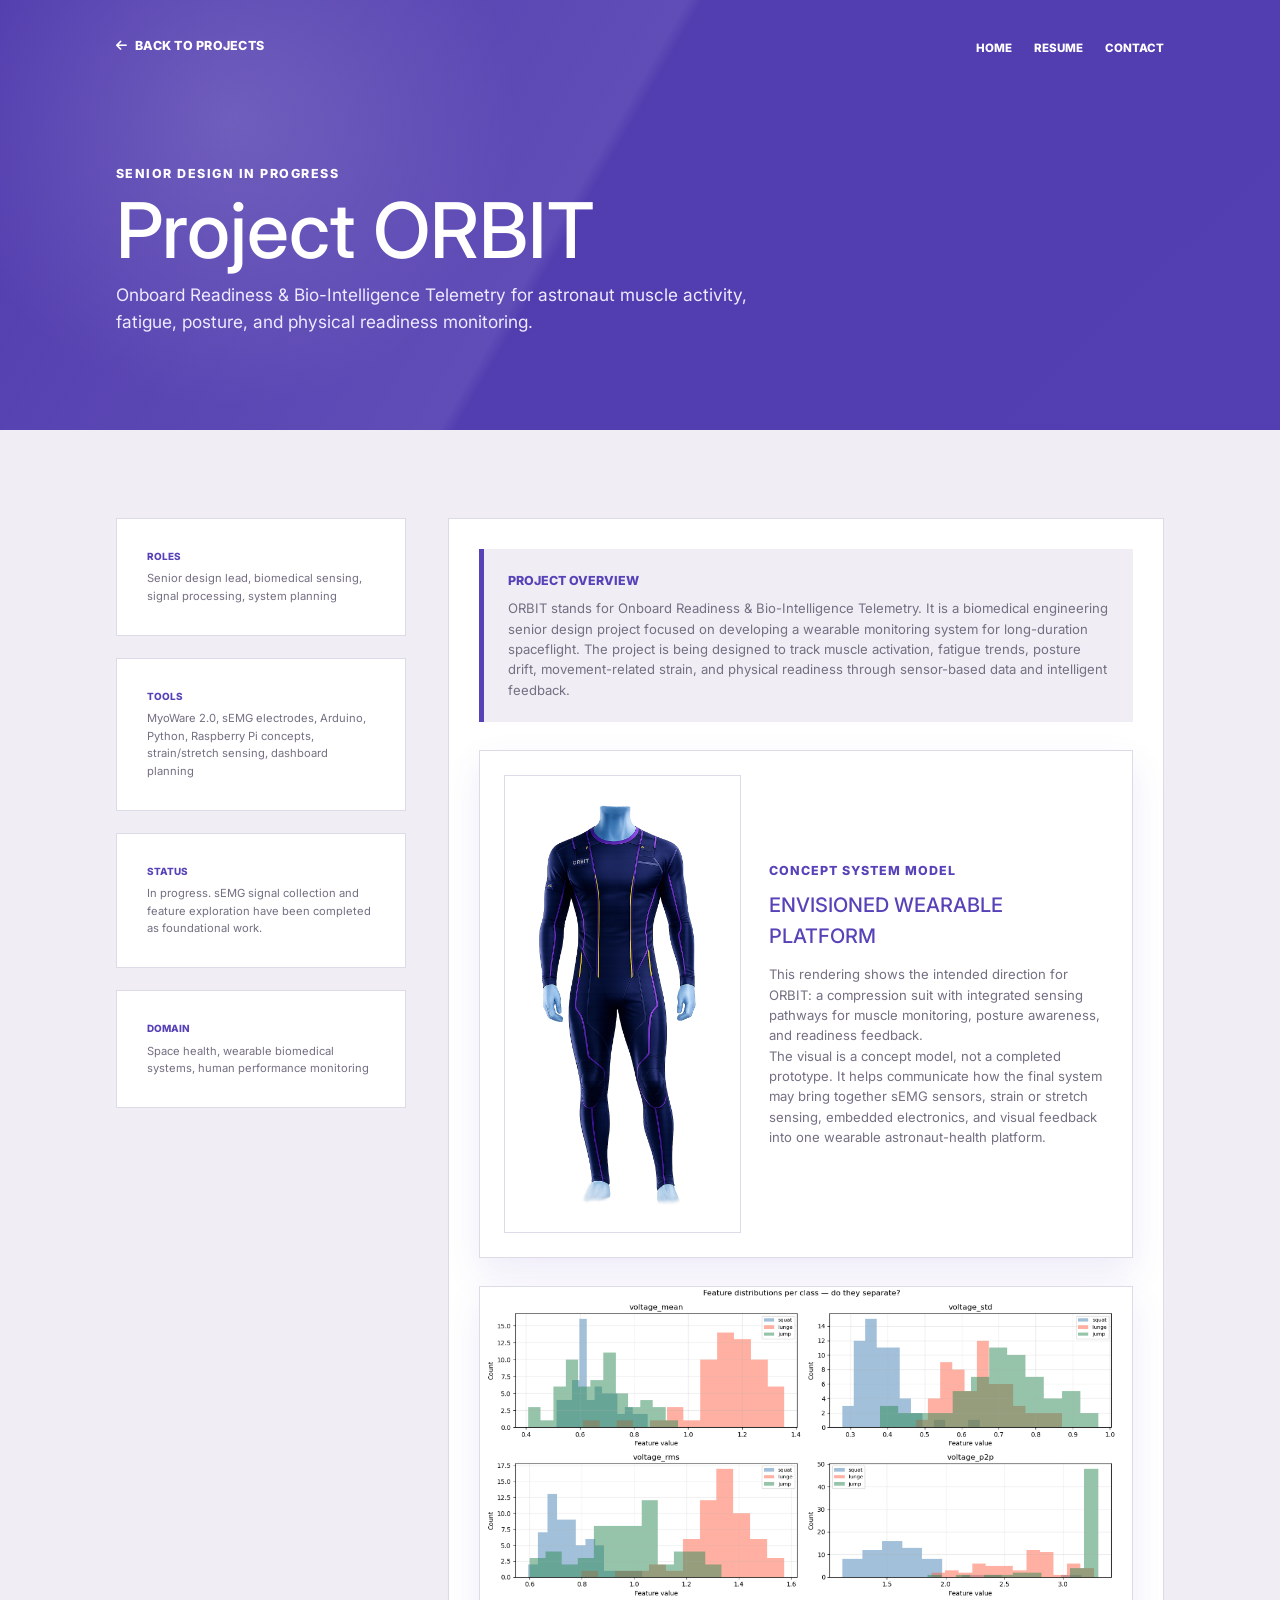
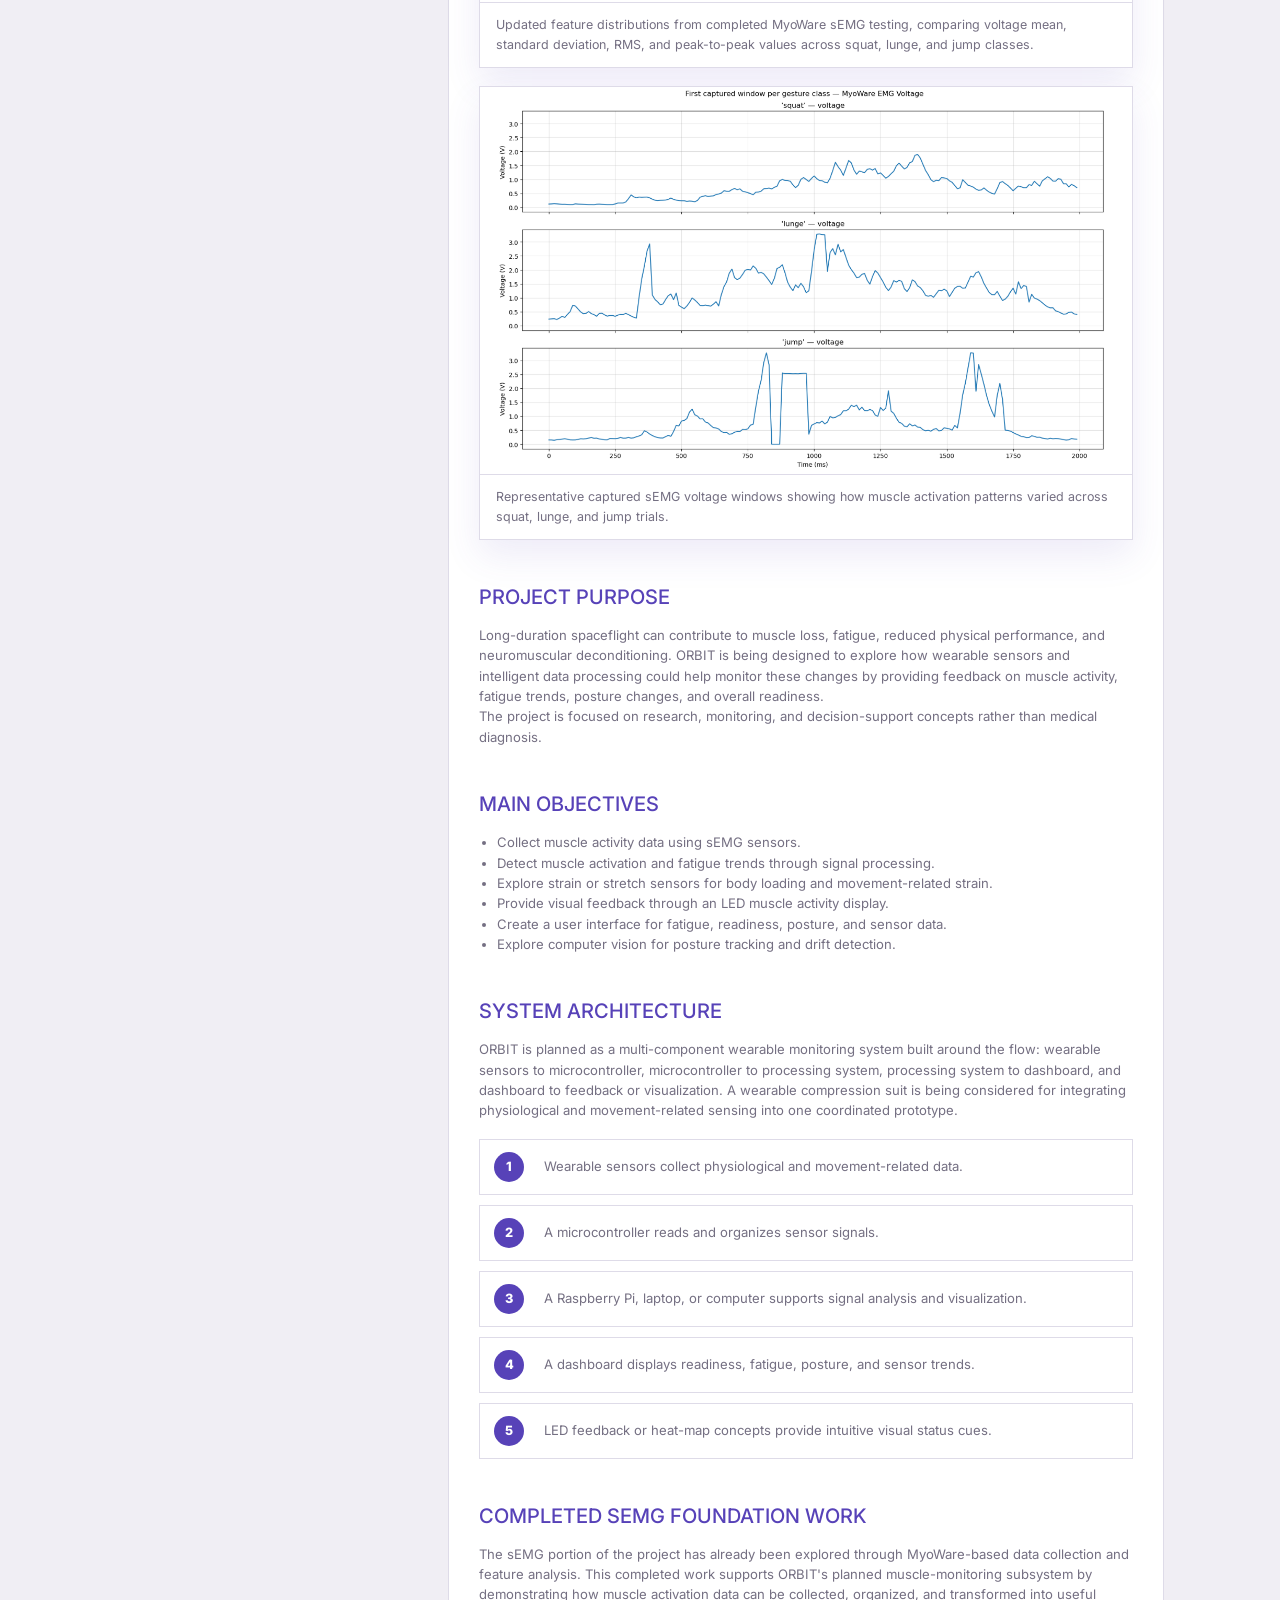
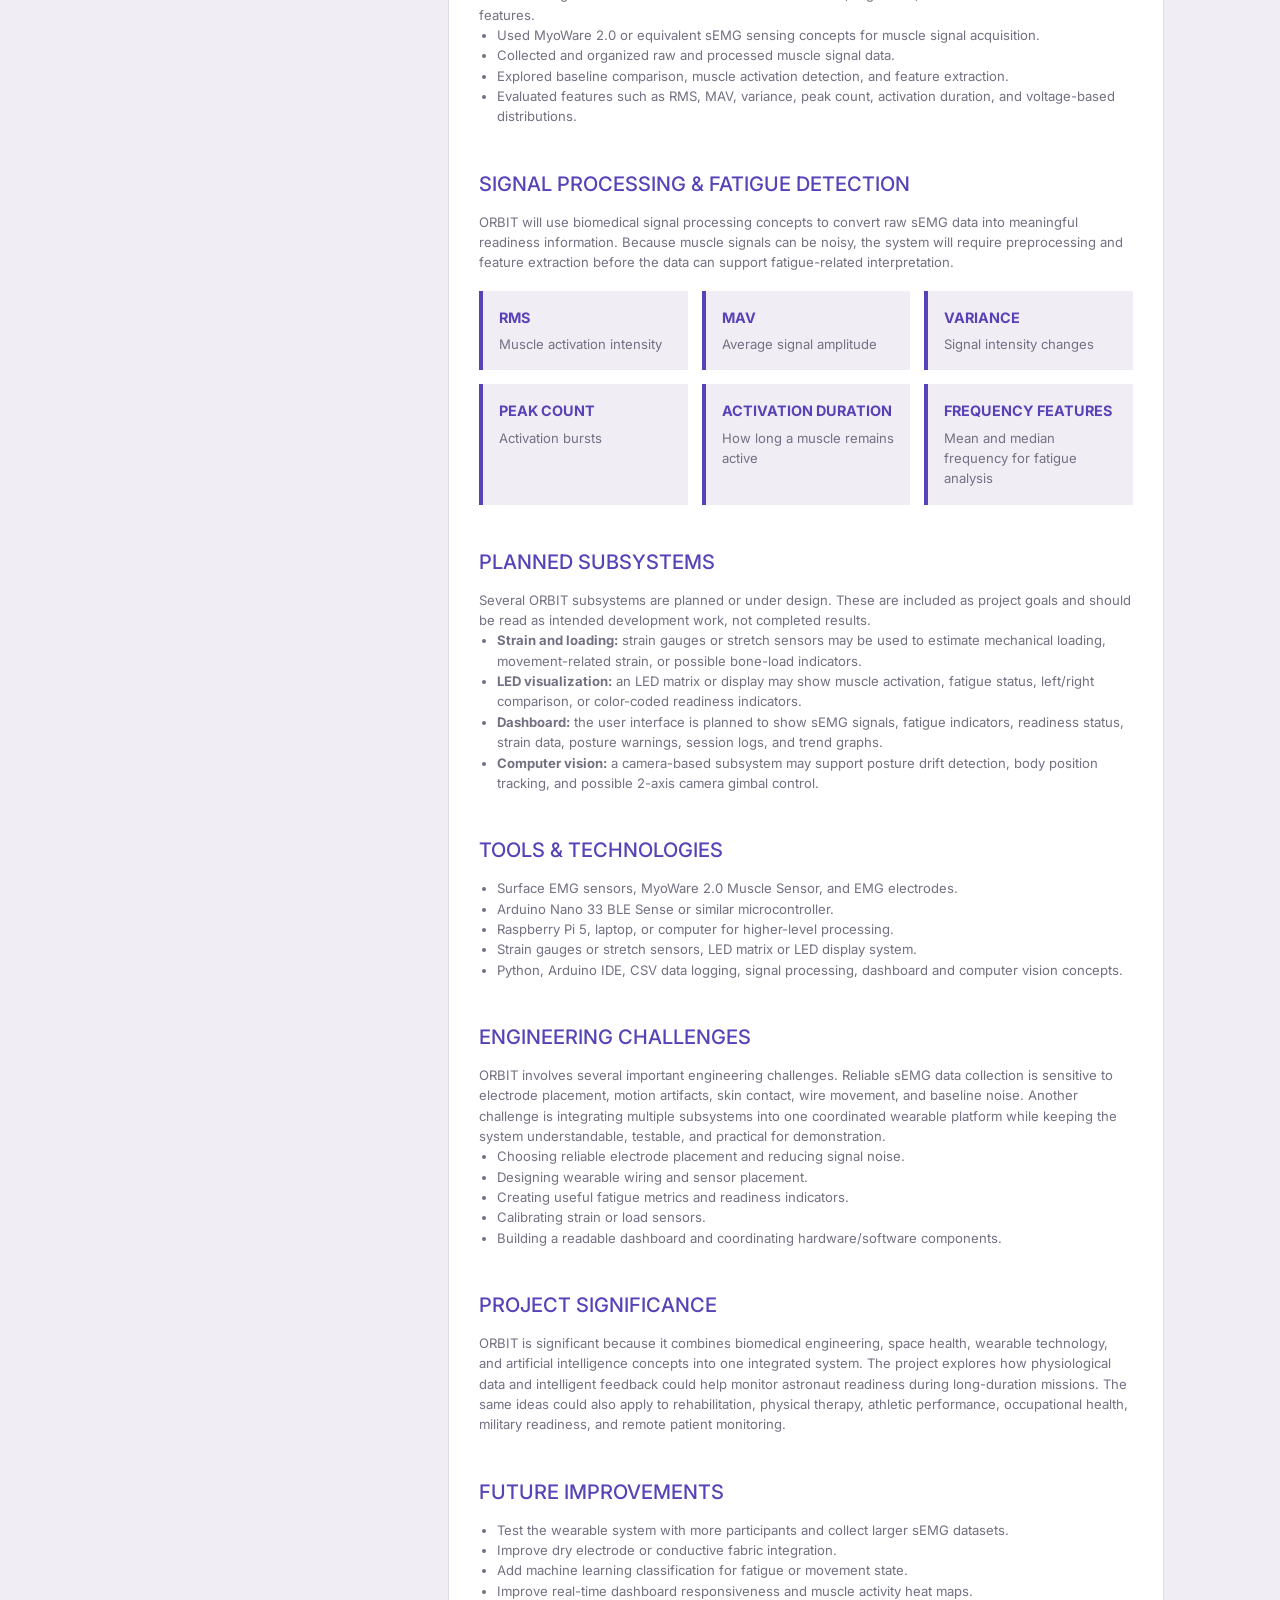
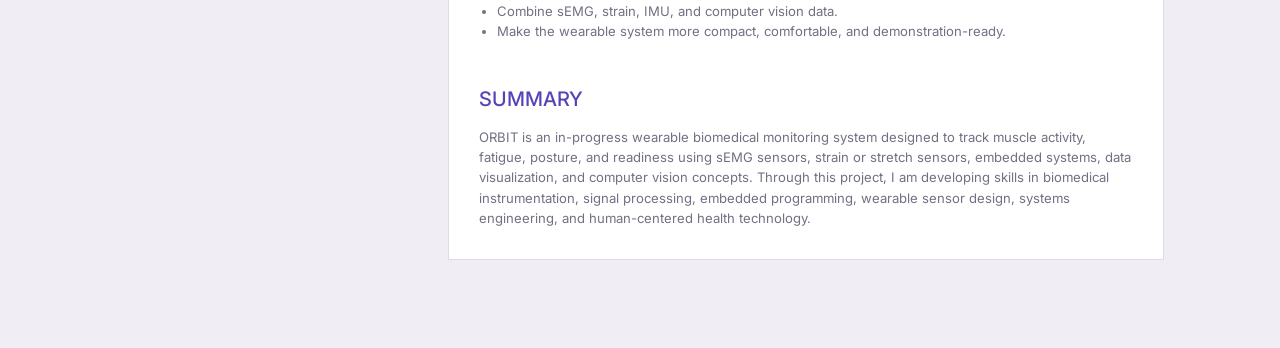
<file: projects/project-orbit.html>
<!DOCTYPE html>
<html lang="en">
<head>
    <meta charset="UTF-8">
    <meta name="viewport" content="width=device-width, initial-scale=1.0">
    <meta name="description" content="Project ORBIT by Allison Otero: in-progress wearable biomedical monitoring system for astronaut readiness, fatigue, posture, and bio-intelligence telemetry.">
    <title>Project ORBIT | Allison Otero</title>
    <link href="https://fonts.googleapis.com/css2?family=Inter:wght@400;500;600;700;800&display=swap" rel="stylesheet">
    <link rel="stylesheet" href="https://cdnjs.cloudflare.com/ajax/libs/font-awesome/6.0.0/css/all.min.css">
    <link rel="stylesheet" href="../css/styles.css">
</head>
<body class="project-page">
    <header class="case-hero project-orbit-hero">
        <nav class="top-nav" aria-label="Project navigation">
            <a class="nav-back-link" href="../index.html#projects"><i class="fas fa-arrow-left"></i> Back to Projects</a>
            <ul class="nav-links case-nav">
                <li><a href="../index.html">Home</a></li>
                <li><a href="../docs/Allison_Otero_Resume.pdf?v=20261113-resume">Resume</a></li>
                <li><a href="../index.html#contact">Contact</a></li>
            </ul>
        </nav>
        <div class="container case-hero-inner">
            <p class="hero-kicker">Senior Design In Progress</p>
            <h1>Project ORBIT</h1>
            <p>Onboard Readiness & Bio-Intelligence Telemetry for astronaut muscle activity, fatigue, posture, and physical readiness monitoring.</p>
        </div>
    </header>

    <main>
        <section class="case-section">
            <div class="container case-grid">
                <aside class="case-meta">
                    <div>
                        <span>Roles</span>
                        <p>Senior design lead, biomedical sensing, signal processing, system planning</p>
                    </div>
                    <div>
                        <span>Tools</span>
                        <p>MyoWare 2.0, sEMG electrodes, Arduino, Python, Raspberry Pi concepts, strain/stretch sensing, dashboard planning</p>
                    </div>
                    <div>
                        <span>Status</span>
                        <p>In progress. sEMG signal collection and feature exploration have been completed as foundational work.</p>
                    </div>
                    <div>
                        <span>Domain</span>
                        <p>Space health, wearable biomedical systems, human performance monitoring</p>
                    </div>
                </aside>

                <div class="case-content">
                    <div class="case-intro-card">
                        <span>Project Overview</span>
                        <p>ORBIT stands for Onboard Readiness & Bio-Intelligence Telemetry. It is a biomedical engineering senior design project focused on developing a wearable monitoring system for long-duration spaceflight. The project is being designed to track muscle activation, fatigue trends, posture drift, movement-related strain, and physical readiness through sensor-based data and intelligent feedback.</p>
                    </div>

                    <div class="orbit-concept-panel">
                        <figure class="orbit-concept-image">
                            <img src="../assets/orbit/system-model.png" alt="Concept rendering of the ORBIT wearable biomedical monitoring suit.">
                        </figure>
                        <div class="orbit-concept-copy">
                            <span>Concept System Model</span>
                            <h2>Envisioned Wearable Platform</h2>
                            <p>This rendering shows the intended direction for ORBIT: a compression suit with integrated sensing pathways for muscle monitoring, posture awareness, and readiness feedback.</p>
                            <p>The visual is a concept model, not a completed prototype. It helps communicate how the final system may bring together sEMG sensors, strain or stretch sensing, embedded electronics, and visual feedback into one wearable astronaut-health platform.</p>
                        </div>
                    </div>

                    <div class="orbit-signal-gallery">
                        <figure class="project-figure project-figure-wide">
                            <img src="../assets/orbit/semg-feature-distributions-updated.png" alt="Updated MyoWare sEMG feature distributions for squat, lunge, and jump classes.">
                            <figcaption>Updated feature distributions from completed MyoWare sEMG testing, comparing voltage mean, standard deviation, RMS, and peak-to-peak values across squat, lunge, and jump classes.</figcaption>
                        </figure>
                        <figure class="project-figure project-figure-wide">
                            <img src="../assets/orbit/semg-voltage-windows.png" alt="Captured MyoWare EMG voltage windows for squat, lunge, and jump exercise classes.">
                            <figcaption>Representative captured sEMG voltage windows showing how muscle activation patterns varied across squat, lunge, and jump trials.</figcaption>
                        </figure>
                    </div>

                    <h2>Project Purpose</h2>
                    <p>Long-duration spaceflight can contribute to muscle loss, fatigue, reduced physical performance, and neuromuscular deconditioning. ORBIT is being designed to explore how wearable sensors and intelligent data processing could help monitor these changes by providing feedback on muscle activity, fatigue trends, posture changes, and overall readiness.</p>
                    <p>The project is focused on research, monitoring, and decision-support concepts rather than medical diagnosis.</p>

                    <h2>Main Objectives</h2>
                    <ul>
                        <li>Collect muscle activity data using sEMG sensors.</li>
                        <li>Detect muscle activation and fatigue trends through signal processing.</li>
                        <li>Explore strain or stretch sensors for body loading and movement-related strain.</li>
                        <li>Provide visual feedback through an LED muscle activity display.</li>
                        <li>Create a user interface for fatigue, readiness, posture, and sensor data.</li>
                        <li>Explore computer vision for posture tracking and drift detection.</li>
                    </ul>

                    <h2>System Architecture</h2>
                    <p>ORBIT is planned as a multi-component wearable monitoring system built around the flow: wearable sensors to microcontroller, microcontroller to processing system, processing system to dashboard, and dashboard to feedback or visualization. A wearable compression suit is being considered for integrating physiological and movement-related sensing into one coordinated prototype.</p>
                    <ol class="workflow-list">
                        <li>Wearable sensors collect physiological and movement-related data.</li>
                        <li>A microcontroller reads and organizes sensor signals.</li>
                        <li>A Raspberry Pi, laptop, or computer supports signal analysis and visualization.</li>
                        <li>A dashboard displays readiness, fatigue, posture, and sensor trends.</li>
                        <li>LED feedback or heat-map concepts provide intuitive visual status cues.</li>
                    </ol>

                    <h2>Completed sEMG Foundation Work</h2>
                    <p>The sEMG portion of the project has already been explored through MyoWare-based data collection and feature analysis. This completed work supports ORBIT's planned muscle-monitoring subsystem by demonstrating how muscle activation data can be collected, organized, and transformed into useful features.</p>
                    <ul>
                        <li>Used MyoWare 2.0 or equivalent sEMG sensing concepts for muscle signal acquisition.</li>
                        <li>Collected and organized raw and processed muscle signal data.</li>
                        <li>Explored baseline comparison, muscle activation detection, and feature extraction.</li>
                        <li>Evaluated features such as RMS, MAV, variance, peak count, activation duration, and voltage-based distributions.</li>
                    </ul>

                    <h2>Signal Processing & Fatigue Detection</h2>
                    <p>ORBIT will use biomedical signal processing concepts to convert raw sEMG data into meaningful readiness information. Because muscle signals can be noisy, the system will require preprocessing and feature extraction before the data can support fatigue-related interpretation.</p>
                    <div class="feature-grid">
                        <div><strong>RMS</strong><span>Muscle activation intensity</span></div>
                        <div><strong>MAV</strong><span>Average signal amplitude</span></div>
                        <div><strong>Variance</strong><span>Signal intensity changes</span></div>
                        <div><strong>Peak Count</strong><span>Activation bursts</span></div>
                        <div><strong>Activation Duration</strong><span>How long a muscle remains active</span></div>
                        <div><strong>Frequency Features</strong><span>Mean and median frequency for fatigue analysis</span></div>
                    </div>

                    <h2>Planned Subsystems</h2>
                    <p>Several ORBIT subsystems are planned or under design. These are included as project goals and should be read as intended development work, not completed results.</p>
                    <ul>
                        <li><strong>Strain and loading:</strong> strain gauges or stretch sensors may be used to estimate mechanical loading, movement-related strain, or possible bone-load indicators.</li>
                        <li><strong>LED visualization:</strong> an LED matrix or display may show muscle activation, fatigue status, left/right comparison, or color-coded readiness indicators.</li>
                        <li><strong>Dashboard:</strong> the user interface is planned to show sEMG signals, fatigue indicators, readiness status, strain data, posture warnings, session logs, and trend graphs.</li>
                        <li><strong>Computer vision:</strong> a camera-based subsystem may support posture drift detection, body position tracking, and possible 2-axis camera gimbal control.</li>
                    </ul>

                    <h2>Tools & Technologies</h2>
                    <ul>
                        <li>Surface EMG sensors, MyoWare 2.0 Muscle Sensor, and EMG electrodes.</li>
                        <li>Arduino Nano 33 BLE Sense or similar microcontroller.</li>
                        <li>Raspberry Pi 5, laptop, or computer for higher-level processing.</li>
                        <li>Strain gauges or stretch sensors, LED matrix or LED display system.</li>
                        <li>Python, Arduino IDE, CSV data logging, signal processing, dashboard and computer vision concepts.</li>
                    </ul>

                    <h2>Engineering Challenges</h2>
                    <p>ORBIT involves several important engineering challenges. Reliable sEMG data collection is sensitive to electrode placement, motion artifacts, skin contact, wire movement, and baseline noise. Another challenge is integrating multiple subsystems into one coordinated wearable platform while keeping the system understandable, testable, and practical for demonstration.</p>
                    <ul>
                        <li>Choosing reliable electrode placement and reducing signal noise.</li>
                        <li>Designing wearable wiring and sensor placement.</li>
                        <li>Creating useful fatigue metrics and readiness indicators.</li>
                        <li>Calibrating strain or load sensors.</li>
                        <li>Building a readable dashboard and coordinating hardware/software components.</li>
                    </ul>

                    <h2>Project Significance</h2>
                    <p>ORBIT is significant because it combines biomedical engineering, space health, wearable technology, and artificial intelligence concepts into one integrated system. The project explores how physiological data and intelligent feedback could help monitor astronaut readiness during long-duration missions. The same ideas could also apply to rehabilitation, physical therapy, athletic performance, occupational health, military readiness, and remote patient monitoring.</p>

                    <h2>Future Improvements</h2>
                    <ul>
                        <li>Test the wearable system with more participants and collect larger sEMG datasets.</li>
                        <li>Improve dry electrode or conductive fabric integration.</li>
                        <li>Add machine learning classification for fatigue or movement state.</li>
                        <li>Improve real-time dashboard responsiveness and muscle activity heat maps.</li>
                        <li>Combine sEMG, strain, IMU, and computer vision data.</li>
                        <li>Make the wearable system more compact, comfortable, and demonstration-ready.</li>
                    </ul>

                    <h2>Summary</h2>
                    <p>ORBIT is an in-progress wearable biomedical monitoring system designed to track muscle activity, fatigue, posture, and readiness using sEMG sensors, strain or stretch sensors, embedded systems, data visualization, and computer vision concepts. Through this project, I am developing skills in biomedical instrumentation, signal processing, embedded programming, wearable sensor design, systems engineering, and human-centered health technology.</p>
                </div>
            </div>
        </section>
    </main>
    <button class="back-to-top" type="button" aria-label="Back to top">
        <span>Back to Top</span>
    </button>
    <script src="../js/script.js"></script>
</body>
</html>
</file>
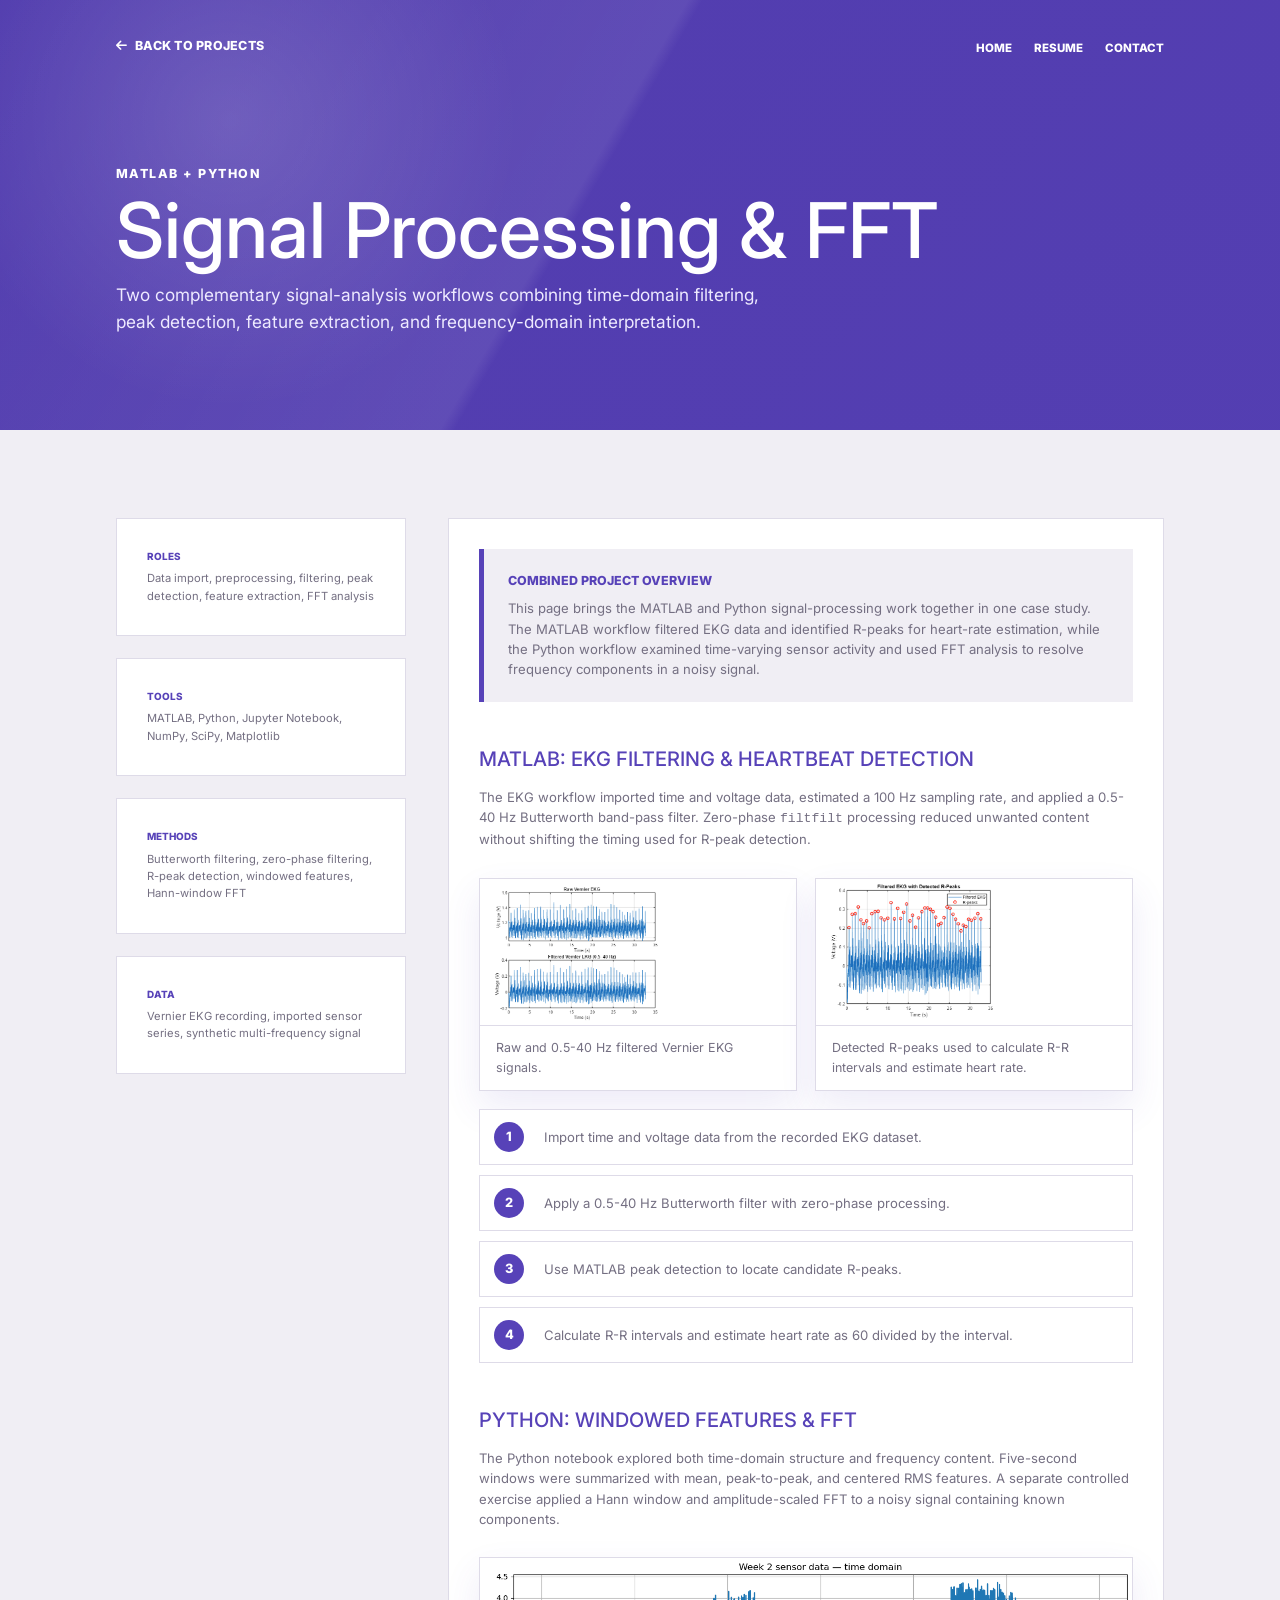
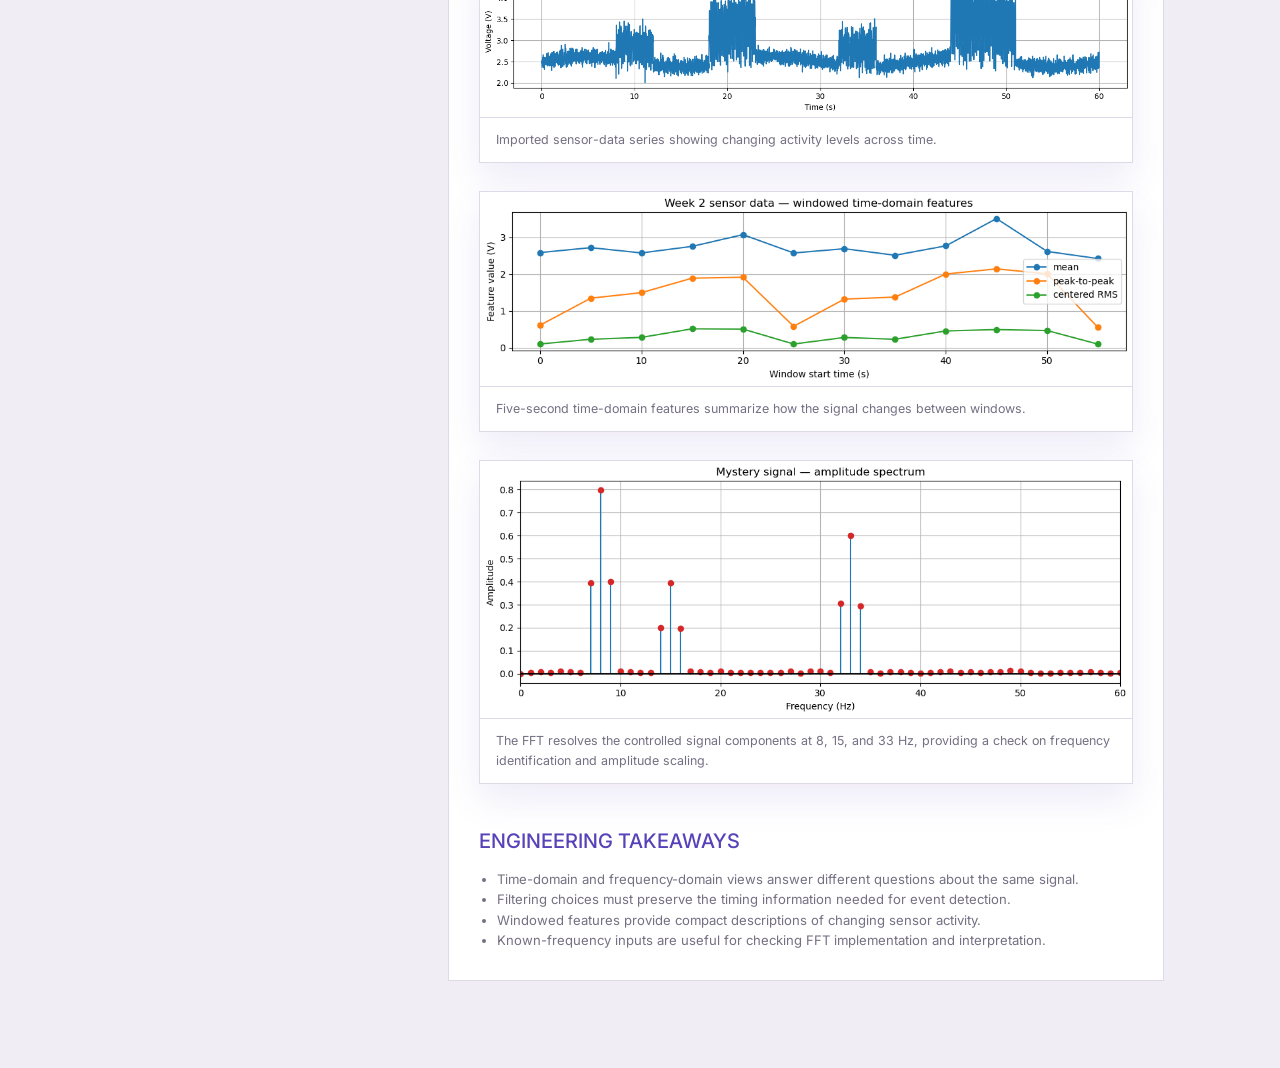
<file: projects/signal-processing-fft.html>
<!DOCTYPE html>
<html lang="en">
<head>
    <meta charset="UTF-8">
    <meta name="viewport" content="width=device-width, initial-scale=1.0">
    <meta name="description" content="MATLAB and Python signal processing and FFT case study by Allison Otero.">
    <title>MATLAB + Python Signal Processing | Allison Otero</title>
    <link href="https://fonts.googleapis.com/css2?family=Inter:wght@400;500;600;700;800&display=swap" rel="stylesheet">
    <link rel="stylesheet" href="https://cdnjs.cloudflare.com/ajax/libs/font-awesome/6.0.0/css/all.min.css">
    <link rel="stylesheet" href="../css/styles.css">
</head>
<body class="project-page">
    <header class="case-hero">
        <nav class="top-nav" aria-label="Project navigation">
            <a class="nav-back-link" href="../index.html#projects"><i class="fas fa-arrow-left"></i> Back to Projects</a>
            <ul class="nav-links case-nav">
                <li><a href="../index.html">Home</a></li>
                <li><a href="../docs/Allison_Otero_Resume.pdf?v=20261113-resume">Resume</a></li>
                <li><a href="../index.html#contact">Contact</a></li>
            </ul>
        </nav>
        <div class="container case-hero-inner">
            <p class="hero-kicker">MATLAB + Python</p>
            <h1>Signal Processing &amp; FFT</h1>
            <p>Two complementary signal-analysis workflows combining time-domain filtering, peak detection, feature extraction, and frequency-domain interpretation.</p>
        </div>
    </header>

    <main>
        <section class="case-section">
            <div class="container case-grid">
                <aside class="case-meta">
                    <div>
                        <span>Roles</span>
                        <p>Data import, preprocessing, filtering, peak detection, feature extraction, FFT analysis</p>
                    </div>
                    <div>
                        <span>Tools</span>
                        <p>MATLAB, Python, Jupyter Notebook, NumPy, SciPy, Matplotlib</p>
                    </div>
                    <div>
                        <span>Methods</span>
                        <p>Butterworth filtering, zero-phase filtering, R-peak detection, windowed features, Hann-window FFT</p>
                    </div>
                    <div>
                        <span>Data</span>
                        <p>Vernier EKG recording, imported sensor series, synthetic multi-frequency signal</p>
                    </div>
                </aside>

                <div class="case-content">
                    <div class="case-intro-card">
                        <span>Combined Project Overview</span>
                        <p>This page brings the MATLAB and Python signal-processing work together in one case study. The MATLAB workflow filtered EKG data and identified R-peaks for heart-rate estimation, while the Python workflow examined time-varying sensor activity and used FFT analysis to resolve frequency components in a noisy signal.</p>
                    </div>

                    <h2>MATLAB: EKG Filtering &amp; Heartbeat Detection</h2>
                    <p>The EKG workflow imported time and voltage data, estimated a 100 Hz sampling rate, and applied a 0.5-40 Hz Butterworth band-pass filter. Zero-phase <code>filtfilt</code> processing reduced unwanted content without shifting the timing used for R-peak detection.</p>
                    <div class="project-evidence-grid">
                        <figure class="project-figure">
                            <img src="../assets/signal-processing/matlab-raw-filtered-ekg.png" alt="Raw Vernier EKG signal and the filtered EKG signal in MATLAB.">
                            <figcaption>Raw and 0.5-40 Hz filtered Vernier EKG signals.</figcaption>
                        </figure>
                        <figure class="project-figure">
                            <img src="../assets/signal-processing/matlab-r-peaks.png" alt="Filtered EKG with detected R-peaks highlighted in red.">
                            <figcaption>Detected R-peaks used to calculate R-R intervals and estimate heart rate.</figcaption>
                        </figure>
                    </div>
                    <ol class="workflow-list">
                        <li>Import time and voltage data from the recorded EKG dataset.</li>
                        <li>Apply a 0.5-40 Hz Butterworth filter with zero-phase processing.</li>
                        <li>Use MATLAB peak detection to locate candidate R-peaks.</li>
                        <li>Calculate R-R intervals and estimate heart rate as 60 divided by the interval.</li>
                    </ol>

                    <h2>Python: Windowed Features &amp; FFT</h2>
                    <p>The Python notebook explored both time-domain structure and frequency content. Five-second windows were summarized with mean, peak-to-peak, and centered RMS features. A separate controlled exercise applied a Hann window and amplitude-scaled FFT to a noisy signal containing known components.</p>
                    <figure class="project-figure project-figure-wide">
                        <img src="../assets/signal-processing/python-time-domain.png" alt="Imported sensor data plotted over 60 seconds in Python.">
                        <figcaption>Imported sensor-data series showing changing activity levels across time.</figcaption>
                    </figure>
                    <figure class="project-figure project-figure-wide">
                        <img src="../assets/signal-processing/python-windowed-features.png" alt="Windowed mean, peak-to-peak, and centered RMS features calculated in Python.">
                        <figcaption>Five-second time-domain features summarize how the signal changes between windows.</figcaption>
                    </figure>
                    <figure class="project-figure project-figure-wide">
                        <img src="../assets/signal-processing/python-fft-spectrum.png" alt="Amplitude spectrum with identified frequency components near 8, 15, and 33 hertz.">
                        <figcaption>The FFT resolves the controlled signal components at 8, 15, and 33 Hz, providing a check on frequency identification and amplitude scaling.</figcaption>
                    </figure>

                    <h2>Engineering Takeaways</h2>
                    <ul>
                        <li>Time-domain and frequency-domain views answer different questions about the same signal.</li>
                        <li>Filtering choices must preserve the timing information needed for event detection.</li>
                        <li>Windowed features provide compact descriptions of changing sensor activity.</li>
                        <li>Known-frequency inputs are useful for checking FFT implementation and interpretation.</li>
                    </ul>
                </div>
            </div>
        </section>
    </main>
    <button class="back-to-top" type="button" aria-label="Back to top"><span>Back to Top</span></button>
    <script src="../js/script.js"></script>
</body>
</html>
</file>
<file: css/styles.css>
:root {
    --purple: #5742b8;
    --purple-dark: #4d39a7;
    --purple-deep: #453190;
    --paper: #ffffff;
    --soft: #f0eef4;
    --section-lavender:
        linear-gradient(135deg, rgba(87, 66, 184, 0.055) 0 1px, transparent 1px),
        #f7f4fc;
    --text: #151224;
    --muted: #746f82;
    --line: #dedbe8;
    --max: 1120px;
}

* {
    box-sizing: border-box;
    margin: 0;
    padding: 0;
}

html {
    scroll-behavior: smooth;
}

body {
    background: var(--paper);
    color: var(--text);
    font-family: 'Inter', sans-serif;
    font-size: 16px;
    line-height: 1.55;
}

body.nav-open {
    overflow: hidden;
}

a {
    color: inherit;
}

.container,
.top-nav {
    max-width: var(--max);
    margin: 0 auto;
    padding: 0 36px;
}

.hero {
    background:
        linear-gradient(rgba(83, 62, 177, 0.93), rgba(83, 62, 177, 0.93)),
        radial-gradient(circle at 45% 22%, rgba(255, 255, 255, 0.16), transparent 28rem),
        linear-gradient(135deg, #43308f, #5a43bb);
    color: #fff;
    min-height: 100vh;
    position: relative;
}

.hero::before {
    background:
        radial-gradient(circle at 18% 38%, rgba(255, 255, 255, 0.08), transparent 16rem),
        linear-gradient(120deg, transparent 0%, rgba(255, 255, 255, 0.08) 44%, transparent 45%),
        linear-gradient(20deg, transparent 0%, rgba(0, 0, 0, 0.08) 72%, transparent 73%);
    content: '';
    inset: 0;
    opacity: 0.7;
    pointer-events: none;
    position: absolute;
}

.top-nav {
    align-items: center;
    display: flex;
    height: 92px;
    justify-content: space-between;
    position: relative;
    z-index: 1;
}

.logo {
    color: #fff;
    font-size: 1.6rem;
    font-weight: 800;
    letter-spacing: 0.06em;
    line-height: 1;
    text-decoration: none;
}

.logo-spacer {
    display: block;
    width: 1px;
}

.nav-back-link {
    align-items: center;
    color: #fff;
    display: inline-flex;
    font-size: 0.78rem;
    font-weight: 800;
    gap: 8px;
    letter-spacing: 0.02em;
    text-decoration: none;
    text-transform: uppercase;
}

.nav-back-link:hover {
    color: #e6ddff;
}

.nav-links {
    align-items: center;
    display: flex;
    gap: 22px;
    list-style: none;
}

.nav-links a {
    color: #fff;
    font-size: 0.72rem;
    font-weight: 800;
    text-decoration: none;
    text-transform: uppercase;
}

.nav-links a:hover {
    color: #e6ddff;
}

.menu-toggle {
    background: transparent;
    border: 0;
    display: none;
    flex-direction: column;
    gap: 5px;
    padding: 8px;
}

.menu-toggle span {
    background: #fff;
    border-radius: 10px;
    display: block;
    height: 2px;
    width: 22px;
}

.hero-inner {
    align-items: center;
    display: flex;
    gap: 44px;
    margin: 0 auto;
    max-width: 980px;
    min-height: calc(100vh - 92px);
    padding: 0 36px 72px;
    position: relative;
    z-index: 1;
}

.avatar {
    align-items: center;
    background: rgba(255, 255, 255, 0.18);
    border: 6px solid rgba(255, 255, 255, 0.86);
    border-radius: 50%;
    box-shadow: 0 8px 20px rgba(34, 20, 87, 0.28);
    display: flex;
    flex: 0 0 250px;
    font-size: 2.25rem;
    font-weight: 800;
    height: 250px;
    justify-content: center;
    overflow: hidden;
    width: 250px;
}

.avatar img {
    display: block;
    height: 100%;
    object-fit: cover;
    object-position: center center;
    width: 100%;
}

.hero h1 {
    font-size: clamp(3rem, 6vw, 5.2rem);
    font-weight: 500;
    letter-spacing: -0.03em;
    line-height: 1.1;
    margin-bottom: 10px;
}

.hero p {
    color: #eeeaff;
    font-size: 1.05rem;
    max-width: 760px;
}

.hero-kicker {
    color: #fff;
    font-size: 0.78rem !important;
    font-weight: 800;
    letter-spacing: 0.12em;
    margin-bottom: 8px;
    text-transform: uppercase;
}

.social-row,
.mini-social {
    align-items: center;
    display: flex;
    gap: 10px;
    margin-top: 0;
}

.social-row span,
.mini-social span {
    font-size: 0.72rem;
    font-weight: 800;
    text-transform: uppercase;
}

.social-row a,
.social-row button,
.mini-social a {
    align-items: center;
    background: rgba(255, 255, 255, 0.16);
    border: 1px solid rgba(255, 255, 255, 0.34);
    border-radius: 50%;
    color: inherit;
    display: inline-flex;
    font-size: 0.86rem;
    height: 34px;
    justify-content: center;
    text-decoration: none;
    width: 34px;
}

.social-row button {
    cursor: pointer;
    font: inherit;
}

.social-row a:hover,
.social-row button:hover {
    background: rgba(255, 255, 255, 0.28);
}

.hero-description {
    line-height: 1.55;
}

.hero-actions {
    align-items: center;
    display: flex;
    flex-wrap: wrap;
    gap: 16px;
    margin-top: 24px;
}

.mini-social a {
    background: transparent;
    border-color: rgba(87, 66, 184, 0.25);
}

.about-band {
    background: var(--section-lavender);
    background-size: 34px 34px, auto;
    padding: 110px 0 116px;
    position: relative;
}

.about-grid {
    align-items: center;
    display: grid;
    gap: 80px;
    grid-template-columns: minmax(0, 1fr) minmax(360px, 420px);
    position: relative;
}

.about-copy h2,
.section-heading h2,
.contact-copy h2,
.education-grid h2 {
    color: var(--purple);
    font-size: 2.1rem;
    font-weight: 500;
    letter-spacing: -0.02em;
    line-height: 1.1;
    text-transform: uppercase;
}

.about-copy h3 {
    font-size: 1.05rem;
    font-weight: 600;
    margin: 8px 0 10px;
}

.about-kicker {
    color: var(--purple);
    display: inline-block;
    font-size: 0.78rem;
    font-weight: 800;
    letter-spacing: 0.12em;
    margin-bottom: 14px;
    text-transform: uppercase;
}

.about-copy h2 {
    font-size: 2.65rem;
    margin-bottom: 24px;
    position: relative;
}

.about-copy h2::after {
    background: var(--purple);
    content: "";
    display: block;
    height: 3px;
    margin-top: 18px;
    width: 74px;
}

.about-copy p {
    color: var(--muted);
    font-size: 1rem;
    line-height: 1.78;
    margin-bottom: 16px;
    max-width: 760px;
}

.mini-social {
    color: var(--purple);
    margin-top: 15px;
}

.skill-bars,
.proof-list {
    padding-top: 5px;
}

.proof-list {
    display: grid;
    gap: 22px;
}

.proof-list div {
    border-left: 4px solid var(--purple);
    background: #fff;
    padding: 24px 26px;
}

.proof-list strong,
.proof-list span {
    display: block;
}

.proof-list strong {
    font-size: 1rem;
    text-transform: uppercase;
}

.proof-list span {
    color: var(--muted);
    font-size: 0.92rem;
    margin-top: 4px;
}

.focus-list {
    align-self: center;
    background:
        radial-gradient(circle at 100% 0%, rgba(255, 255, 255, 0.18), transparent 34%),
        linear-gradient(135deg, #6650d0 0%, #47349e 100%);
    box-shadow: 0 22px 48px rgba(87, 66, 184, 0.2);
    color: #fff;
    padding: 36px;
    position: relative;
    overflow: hidden;
}

.focus-list::before {
    border: 1px solid rgba(255, 255, 255, 0.16);
    content: "";
    height: 150px;
    position: absolute;
    right: -55px;
    top: -50px;
    transform: rotate(18deg);
    width: 210px;
}

.focus-list > span {
    color: #fff;
    display: block;
    font-size: 0.78rem;
    font-weight: 800;
    letter-spacing: 0.08em;
    margin-bottom: 24px;
    opacity: 0.9;
    position: relative;
    text-transform: uppercase;
    z-index: 1;
}

.focus-list ul {
    counter-reset: focus;
    display: grid;
    gap: 0;
    list-style: none;
    margin: 0;
    padding: 0;
    position: relative;
    z-index: 1;
}

.focus-list li {
    align-items: center;
    border-top: 1px solid rgba(255, 255, 255, 0.2);
    color: #fff;
    display: grid;
    font-size: 0.98rem;
    font-weight: 700;
    gap: 14px;
    grid-template-columns: 34px minmax(0, 1fr);
    line-height: 1.35;
    padding: 15px 0;
}

.focus-list li::before {
    align-items: center;
    background: rgba(255, 255, 255, 0.14);
    border: 1px solid rgba(255, 255, 255, 0.26);
    color: #fff;
    content: "0" counter(focus);
    counter-increment: focus;
    display: flex;
    font-size: 0.68rem;
    font-weight: 800;
    height: 30px;
    justify-content: center;
    letter-spacing: 0.04em;
    width: 30px;
}

.focus-list li:first-child {
    border-top: 0;
    padding-top: 0;
}

.focus-list li:last-child {
    padding-bottom: 0;
}

.skill + .skill {
    margin-top: 13px;
}

.skill div {
    align-items: center;
    display: flex;
    justify-content: space-between;
    margin-bottom: 5px;
}

.skill span {
    color: var(--text);
    font-size: 0.56rem;
    font-weight: 800;
    text-transform: uppercase;
}

.skill strong {
    color: var(--purple);
    font-size: 0.82rem;
    font-weight: 500;
}

progress {
    appearance: none;
    -webkit-appearance: none;
    background: #ded9e9;
    border: 0;
    border-radius: 999px;
    height: 5px;
    overflow: hidden;
    width: 100%;
}

progress::-webkit-progress-bar {
    background: #ded9e9;
}

progress::-webkit-progress-value {
    background: var(--purple);
    border-radius: 999px;
}

progress::-moz-progress-bar {
    background: var(--purple);
    border-radius: 999px;
}

.section {
    padding: 104px 0;
}

.portfolio-section,
.work-section {
    background: #fff;
}

.capabilities {
    background: var(--section-lavender);
    background-size: 34px 34px, auto;
}

.education-section {
    background: #fff;
}

.section-heading {
    margin: 0 auto 52px;
    max-width: 760px;
    text-align: center;
}

.section-heading p {
    font-size: 1rem;
    margin-top: 7px;
}

.service-grid {
    display: grid;
    gap: 34px 28px;
    grid-template-columns: repeat(3, minmax(0, 1fr));
    margin: 0 auto;
    max-width: 1040px;
}

.service-grid article {
    background: #fff;
    border: 1px solid var(--line);
    min-height: 240px;
    padding: 44px 34px;
    text-align: center;
    transition: background 0.25s ease, border-color 0.25s ease, box-shadow 0.25s ease, color 0.25s ease, transform 0.25s ease;
}

.service-grid i {
    color: var(--purple);
    font-size: 2.2rem;
    margin-bottom: 15px;
    transition: color 0.25s ease, transform 0.25s ease;
}

.service-grid h3,
.portfolio-grid h3,
.work-list h3,
.education-grid h3 {
    color: var(--purple);
    font-size: 0.82rem;
    font-weight: 800;
    letter-spacing: 0.02em;
    margin-bottom: 7px;
    text-transform: uppercase;
}

.service-grid p,
.portfolio-grid p,
.work-list p,
.education-grid p {
    color: var(--muted);
    font-size: 0.8rem;
}

.service-grid article:hover,
.service-grid article:focus-within {
    background: var(--purple);
    border-color: var(--purple);
    box-shadow: 0 20px 42px rgba(87, 66, 184, 0.24);
    transform: translateY(-8px);
}

.service-grid article:hover i,
.service-grid article:focus-within i {
    color: #fff;
    transform: translateY(-2px);
}

.service-grid article:hover h3,
.service-grid article:hover p,
.service-grid article:focus-within h3,
.service-grid article:focus-within p {
    color: #fff;
}

.portfolio-grid,
.education-grid {
    display: grid;
    gap: 28px;
    grid-template-columns: repeat(2, minmax(0, 1fr));
}

.portfolio-grid article,
.education-grid article {
    border: 1px solid var(--line);
    background: #fff;
    padding: 34px;
}

.portfolio-grid span,
.education-grid span {
    color: var(--purple);
    display: block;
    font-size: 0.78rem;
    font-weight: 800;
    margin-bottom: 8px;
    text-transform: uppercase;
}

.portfolio-grid {
    grid-template-columns: repeat(3, minmax(0, 1fr));
}

.experience-timeline {
    border-top: 1px solid var(--line);
    margin: 34px auto 0;
    max-width: 1080px;
}

.experience-item {
    border-bottom: 1px solid var(--line);
    position: relative;
}

.experience-marker {
    align-items: center;
    background: transparent;
    border: 0;
    color: inherit;
    cursor: pointer;
    display: flex;
    gap: 30px;
    padding: 26px 18px;
    position: relative;
    text-align: left;
    transition: background 0.22s ease, box-shadow 0.22s ease, transform 0.22s ease;
    width: 100%;
}

.experience-marker::after {
    border-bottom: 7px solid transparent;
    border-left: 9px solid var(--purple);
    border-top: 7px solid transparent;
    content: '';
    flex: 0 0 auto;
    transition: transform 0.22s ease;
}

.experience-marker:hover,
.experience-marker:focus-visible,
.experience-item.is-open .experience-marker {
    background: rgba(87, 66, 184, 0.055);
    box-shadow: inset 4px 0 0 var(--purple);
}

.experience-marker:focus-visible {
    outline: 2px solid rgba(87, 66, 184, 0.28);
    outline-offset: -2px;
}

.experience-item.is-open .experience-marker::after {
    transform: rotate(90deg);
}

.experience-icon {
    align-items: center;
    background: #f1effa;
    border-radius: 50%;
    color: var(--purple);
    display: flex;
    flex: 0 0 58px;
    font-size: 1.35rem;
    height: 58px;
    justify-content: center;
    transition: background 0.22s ease, color 0.22s ease, transform 0.22s ease;
    width: 58px;
}

.experience-marker:hover .experience-icon,
.experience-marker:focus-visible .experience-icon,
.experience-item.is-open .experience-icon {
    background: var(--purple);
    color: #fff;
    transform: translateY(-2px);
}

.experience-role {
    border-left: 1px solid #dcd9e8;
    flex: 1 1 auto;
    padding-left: 30px;
}

.experience-role h3 {
    color: var(--purple);
    font-size: clamp(1.05rem, 1.8vw, 1.35rem);
    font-weight: 800;
    letter-spacing: 0;
    line-height: 1.2;
    margin: 0;
    text-transform: none;
    text-wrap: balance;
}

.experience-date {
    align-items: center;
    color: #6f6c84;
    display: flex;
    flex: 0 0 230px;
    font-size: 0.95rem;
    font-weight: 600;
    gap: 10px;
}

.experience-date i {
    color: var(--purple);
    font-size: 1.05rem;
}

.experience-toggle {
    color: #8c88a0;
    flex: 0 0 78px;
    font-size: 0.64rem;
    font-weight: 700;
    letter-spacing: 0.07em;
    text-align: right;
    text-transform: uppercase;
    transition: color 0.2s ease;
    white-space: nowrap;
}

.experience-marker:hover .experience-toggle,
.experience-marker:focus-visible .experience-toggle,
.experience-item.is-open .experience-toggle {
    color: var(--purple);
}

.experience-details {
    max-height: 900px;
    opacity: 1;
    overflow: hidden;
    padding: 0 96px 28px 106px;
    transition: max-height 0.32s ease, opacity 0.22s ease, padding 0.25s ease;
}

.experience-details .org {
    color: var(--text);
    font-size: 0.95rem;
    font-weight: 800;
    margin-bottom: 14px;
    margin-top: 0;
}

.experience-details ul {
    color: var(--text);
    font-size: 0.95rem;
    line-height: 1.65;
    margin: 0 0 0 20px;
}

.experience-details li + li {
    margin-top: 6px;
}

.experience-item:not(.is-open) .experience-details ul {
    max-height: none;
}

.experience-item:not(.is-open) .experience-details {
    max-height: 0;
    opacity: 0;
    padding-bottom: 0;
    padding-top: 0;
}

.project-showcase {
    align-items: stretch;
}

.featured-project-grid {
    display: grid;
    gap: 28px;
    grid-template-columns: repeat(2, minmax(0, 1fr));
    margin-bottom: 46px;
}

.project-group-heading {
    align-items: center;
    display: flex;
    gap: 16px;
    margin: 34px 0 18px;
}

.project-group-heading::after {
    background: #dedbe9;
    content: '';
    flex: 1;
    height: 1px;
}

.project-group-heading span {
    color: #6f6a83;
    font-size: 0.69rem;
    font-weight: 700;
    letter-spacing: 0.13em;
    margin: 0;
    text-transform: uppercase;
}

.project-card {
    color: inherit;
    display: grid;
    grid-template-rows: 220px 1fr;
    gap: 14px;
    min-height: 100%;
    text-decoration: none;
    transition: border-color 0.25s ease, box-shadow 0.25s ease, transform 0.25s ease;
}

.project-card:hover {
    border-color: var(--purple);
    box-shadow: 0 18px 38px rgba(87, 66, 184, 0.16);
    transform: translateY(-6px);
}

.project-card.featured-project {
    background: #fff;
    border: 1px solid #dcd8e8;
    box-shadow: 0 14px 34px rgba(45, 36, 86, 0.11);
    grid-template-rows: 250px 1fr;
}

.project-card.featured-project:hover {
    border-color: #bdb3df;
    box-shadow: 0 20px 42px rgba(45, 36, 86, 0.16);
}

.featured-project .project-cover {
    height: 250px;
    min-height: 250px;
}

.featured-project .project-card-copy {
    border-top: 1px solid #e4e0ef;
    padding: 18px 20px 22px;
}

.project-card.large {
    grid-column: span 1;
}

.project-card-copy {
    display: flex;
    flex-direction: column;
    justify-content: flex-start;
    min-height: 84px;
}

.project-card em {
    color: var(--purple);
    display: inline-block;
    font-size: 0.78rem;
    font-style: normal;
    font-weight: 800;
    margin-top: 12px;
    text-transform: uppercase;
}

.image-placeholder {
    align-items: center;
    background:
        linear-gradient(135deg, rgba(87, 66, 184, 0.12), rgba(87, 66, 184, 0.04)),
        #f8f6fc;
    border: 1px dashed #bfb6df;
    color: var(--purple);
    display: flex;
    flex-direction: column;
    gap: 8px;
    justify-content: center;
    min-height: 210px;
    padding: 26px;
    text-align: center;
}

.image-placeholder i {
    font-size: 2rem;
}

.image-placeholder span {
    color: var(--muted);
    font-size: 0.74rem;
    line-height: 1.35;
    margin: 0;
    text-transform: none;
}

.image-preview {
    border-style: solid;
    overflow: hidden;
    padding: 0;
}

.image-preview img {
    display: block;
    height: 100%;
    min-height: 210px;
    object-fit: cover;
    object-position: center;
    width: 100%;
}

.project-cover {
    align-items: center;
    background:
        linear-gradient(135deg, rgba(255, 255, 255, 0.14) 0 1px, transparent 1px),
        radial-gradient(circle at 20% 20%, rgba(255, 255, 255, 0.16), transparent 32%),
        linear-gradient(135deg, #f8f6ff 0%, #eee9ff 100%);
    background-size: 28px 28px, auto, auto;
    border: 1px solid #ded7f3;
    color: #fff;
    display: grid;
    gap: 14px;
    grid-template-rows: 76px 42px 42px;
    justify-items: center;
    align-content: center;
    height: 220px;
    min-height: 220px;
    overflow: hidden;
    padding: 26px;
    position: relative;
    text-align: center;
}

.project-cover::before,
.project-cover::after {
    content: "";
    position: absolute;
    pointer-events: none;
}

.project-cover::before {
    background: linear-gradient(90deg, transparent, rgba(87, 66, 184, 0.34), transparent);
    height: 2px;
    left: 34px;
    right: 34px;
    top: 50%;
    transform: translateY(-50%);
}

.project-cover::after {
    border: 1px solid rgba(87, 66, 184, 0.16);
    height: 126px;
    right: -44px;
    top: -40px;
    transform: rotate(18deg);
    width: 190px;
}

.project-cover-icon {
    align-items: center;
    background: #fff;
    border: 1px solid #ded7f3;
    box-shadow: 0 16px 32px rgba(87, 66, 184, 0.16);
    color: var(--purple);
    display: flex;
    font-size: 2.25rem;
    height: 76px;
    justify-content: center;
    position: relative;
    width: 76px;
    z-index: 1;
}

.project-cover-label {
    align-items: center;
    color: var(--purple);
    display: flex;
    font-size: 0.84rem;
    font-weight: 800;
    letter-spacing: 0.08em;
    line-height: 1.35;
    max-width: 260px;
    position: relative;
    text-align: center;
    text-transform: uppercase;
    z-index: 1;
}

.cover-badges {
    align-items: center;
    display: grid;
    gap: 8px;
    grid-template-columns: repeat(3, max-content);
    justify-content: center;
    position: relative;
    z-index: 1;
}

.cover-badges span {
    background: #fff;
    border: 1px solid #ded7f3;
    color: var(--purple);
    font-size: 0.64rem;
    font-weight: 800;
    letter-spacing: 0.06em;
    min-width: 58px;
    padding: 7px 9px;
    text-align: center;
    text-transform: uppercase;
}

.orbit-cover {
    background:
        linear-gradient(135deg, rgba(255, 255, 255, 0.14) 0 1px, transparent 1px),
        radial-gradient(circle at 20% 20%, rgba(87, 66, 184, 0.16), transparent 32%),
        linear-gradient(135deg, #f8f6ff 0%, #eee9ff 100%);
}

.robotics-cover {
    background:
        linear-gradient(135deg, rgba(255, 255, 255, 0.14) 0 1px, transparent 1px),
        radial-gradient(circle at 82% 18%, rgba(87, 66, 184, 0.16), transparent 32%),
        linear-gradient(135deg, #f7f5ff 0%, #ece8fb 100%);
}

.gesture-cover {
    background:
        linear-gradient(135deg, rgba(255, 255, 255, 0.14) 0 1px, transparent 1px),
        radial-gradient(circle at 18% 82%, rgba(87, 66, 184, 0.16), transparent 32%),
        linear-gradient(135deg, #f9f7ff 0%, #eee9ff 100%);
}

.stats-band {
    background: var(--purple);
    color: #fff;
    padding: 76px 0;
}

.stats-grid {
    display: grid;
    gap: 28px;
    grid-template-columns: repeat(4, minmax(0, 1fr));
    text-align: center;
}

.stats-grid div {
    align-items: center;
    display: grid;
    gap: 8px;
    justify-items: center;
}

.stats-grid i {
    color: #fff;
    font-size: 2rem;
    margin-bottom: 6px;
    opacity: 0.95;
}

.stats-grid strong {
    display: block;
    font-size: 2.25rem;
    font-weight: 700;
    line-height: 1;
}

.stats-grid span {
    display: block;
    color: #fff;
    font-size: 0.9rem;
    font-weight: 800;
    text-transform: uppercase;
}

.education-grid {
    grid-template-columns: repeat(3, minmax(0, 1fr));
}

.education-grid article:first-child {
    grid-column: span 1;
}

.education-grid h2 {
    margin-bottom: 18px;
}

.education-layout {
    display: grid;
    gap: 48px;
    grid-template-columns: minmax(180px, 0.35fr) minmax(0, 1fr);
}

.education-heading h2 {
    color: var(--purple);
    font-size: 2.1rem;
    font-weight: 500;
    letter-spacing: -0.02em;
    line-height: 1.1;
    text-transform: uppercase;
}

.education-list {
    display: grid;
    gap: 0;
    position: relative;
}

.education-list::before {
    background: #d7d0ee;
    bottom: 18px;
    content: "";
    left: 7px;
    position: absolute;
    top: 18px;
    width: 2px;
}

.education-item {
    background: transparent;
    border: 0;
    display: grid;
    gap: 6px;
    padding: 0 0 34px 38px;
    position: relative;
}

.education-item:last-child {
    padding-bottom: 0;
}

.education-item::before {
    background: #faf9fc;
    border: 2px solid var(--purple);
    border-radius: 50%;
    content: "";
    height: 14px;
    left: 0;
    position: absolute;
    top: 4px;
    width: 14px;
    z-index: 1;
}

.education-item span {
    color: #8c8c8c;
    display: block;
    font-size: 0.86rem;
    font-weight: 800;
    letter-spacing: 0.04em;
    text-transform: uppercase;
}

.education-item h3 {
    color: var(--purple);
    font-size: 1.05rem;
    font-weight: 800;
    letter-spacing: 0.02em;
    text-transform: uppercase;
}

.education-item p {
    color: var(--muted);
    font-size: 0.94rem;
    line-height: 1.6;
}

.credential-link {
    border-bottom: 1px solid rgba(87, 66, 184, 0.28);
    color: var(--purple);
    font-size: 0.72rem;
    font-weight: 500;
    justify-self: start;
    margin-top: 2px;
    padding-bottom: 1px;
    text-decoration: none;
}

.credential-link:hover,
.credential-link:focus-visible {
    border-bottom-color: var(--purple);
    color: var(--purple-deep);
}

.contact-section {
    background: var(--section-lavender);
    background-size: 34px 34px, auto;
    padding: 104px 0;
}

.contact-grid {
    display: grid;
    gap: 72px;
    grid-template-columns: minmax(0, 0.85fr) minmax(360px, 1.15fr);
}

.contact-copy p {
    color: var(--muted);
    font-size: 1rem;
    margin: 12px 0 22px;
}

.contact-copy ul {
    list-style: none;
}

.contact-copy li {
    align-items: center;
    color: var(--muted);
    display: flex;
    gap: 10px;
    font-size: 0.95rem;
    margin-bottom: 10px;
}

.contact-copy i {
    color: var(--purple);
    width: 16px;
}

.contact-copy a {
    text-decoration: none;
}

.contact-form {
    background: #fff;
    border: 1px solid var(--line);
    padding: 38px;
}

.contact-form label {
    color: var(--text);
    display: block;
    font-size: 0.85rem;
    font-weight: 800;
    margin-bottom: 12px;
    text-transform: uppercase;
}

.contact-form input,
.contact-form textarea {
    border: 1px solid var(--line);
    display: block;
    font: inherit;
    margin-top: 6px;
    padding: 12px;
    width: 100%;
}

.contact-form input:focus,
.contact-form textarea:focus {
    border-color: var(--purple);
    outline: none;
}

.project-page {
    background: var(--soft);
}

.project-page .case-hero-inner,
.project-page .case-grid {
    animation: projectFadeUp 0.65s ease both;
}

.project-page .case-grid {
    animation-delay: 0.12s;
}

@keyframes projectFadeUp {
    from {
        opacity: 0;
        transform: translateY(18px);
    }
    to {
        opacity: 1;
        transform: translateY(0);
    }
}

.case-hero {
    background:
        linear-gradient(rgba(83, 62, 177, 0.93), rgba(83, 62, 177, 0.93)),
        linear-gradient(135deg, #43308f, #5a43bb);
    color: #fff;
    min-height: 430px;
    position: relative;
}

.case-hero::before {
    background:
        radial-gradient(circle at 18% 28%, rgba(255, 255, 255, 0.14), transparent 18rem),
        linear-gradient(120deg, transparent 0%, rgba(255, 255, 255, 0.08) 45%, transparent 46%);
    content: '';
    inset: 0;
    pointer-events: none;
    position: absolute;
}

.case-hero .top-nav,
.case-hero-inner {
    position: relative;
    z-index: 1;
}

.case-nav {
    display: flex;
}

.case-hero-inner {
    padding-bottom: 92px;
    padding-top: 72px;
}

.case-hero-inner h1 {
    font-size: clamp(3rem, 6vw, 5rem);
    font-weight: 500;
    line-height: 1.05;
    margin-bottom: 10px;
}

.case-hero-inner p:last-child {
    color: #eeeaff;
    font-size: 1.08rem;
    max-width: 680px;
}

.back-link {
    align-items: center;
    color: #fff;
    display: inline-flex;
    font-size: 0.82rem;
    font-weight: 800;
    gap: 8px;
    margin-bottom: 28px;
    text-decoration: none;
    text-transform: uppercase;
}

.back-link:hover {
    color: #eeeaff;
}

.case-section {
    padding: 88px 0;
}

.case-grid {
    display: grid;
    gap: 42px;
    grid-template-columns: 290px minmax(0, 1fr);
}

.case-meta {
    display: grid;
    gap: 22px;
    height: fit-content;
}

.case-meta div,
.case-content {
    background: #fff;
    border: 1px solid var(--line);
    padding: 30px;
}

.case-meta span {
    color: var(--purple);
    display: block;
    font-size: 0.62rem;
    font-weight: 800;
    margin-bottom: 6px;
    text-transform: uppercase;
}

.case-meta p {
    color: var(--muted);
    font-size: 0.7rem;
}

.case-content {
    color: var(--text);
}

.case-intro-card {
    background: var(--soft);
    border-left: 5px solid var(--purple);
    margin-bottom: 26px;
    padding: 22px 24px;
}

.case-intro-card span {
    color: var(--purple);
    display: block;
    font-size: 0.78rem;
    font-weight: 800;
    margin-bottom: 8px;
    text-transform: uppercase;
}

.case-intro-card p {
    color: var(--muted);
    font-size: 0.92rem;
}

.case-image-placeholder {
    align-items: center;
    background:
        linear-gradient(135deg, rgba(87, 66, 184, 0.14), rgba(87, 66, 184, 0.04)),
        #f8f6fc;
    border: 1px dashed #bfb6df;
    color: var(--purple);
    display: flex;
    flex-direction: column;
    gap: 10px;
    justify-content: center;
    min-height: 360px;
    padding: 34px;
    text-align: center;
}

.case-image-placeholder i {
    font-size: 2.4rem;
}

.case-image-placeholder span {
    color: var(--muted);
    font-size: 0.78rem;
    max-width: 480px;
}

.case-content h2 {
    color: var(--purple);
    font-size: 1.25rem;
    font-weight: 500;
    margin: 42px 0 12px;
    text-transform: uppercase;
}

.case-content p,
.case-content li {
    color: var(--muted);
    font-size: 0.82rem;
}

.case-content ul {
    margin-left: 18px;
}

.project-evidence-grid {
    align-items: flex-start;
    display: grid;
    gap: 18px;
    grid-template-columns: repeat(2, minmax(0, 1fr));
    margin: 28px 0 8px;
}

.project-evidence-grid > * {
    align-self: flex-start;
    height: max-content;
    min-height: 0;
}

.video-embed {
    aspect-ratio: 16 / 9;
    background: #fff;
    border: 1px solid var(--line);
    box-shadow: 0 16px 34px rgba(87, 66, 184, 0.1);
    margin: 14px 0 28px;
    overflow: hidden;
    width: 100%;
}

.proof-video-block {
    margin: 28px 0;
}

.proof-video-heading {
    align-items: center;
    display: flex;
    gap: 14px;
    justify-content: space-between;
}

.proof-video-heading span {
    color: var(--purple);
    display: block;
    font-size: 0.78rem;
    font-weight: 800;
    letter-spacing: 0.08em;
    text-transform: uppercase;
}

.proof-video-heading a {
    border: 1px solid var(--purple);
    color: var(--purple);
    font-size: 0.7rem;
    font-weight: 800;
    letter-spacing: 0.04em;
    padding: 8px 10px;
    text-decoration: none;
    text-transform: uppercase;
}

.proof-video-heading a:hover {
    background: var(--purple);
    color: #fff;
}

.video-embed iframe,
.video-embed video {
    border: 0;
    display: block;
    height: 100%;
    object-fit: cover;
    width: 100%;
}

.achievement-grid {
    display: grid;
    gap: 14px;
    grid-template-columns: repeat(3, minmax(0, 1fr));
    margin: 28px 0 8px;
}

.achievement-grid div {
    background: var(--purple);
    color: #fff;
    padding: 20px;
    text-align: center;
}

.achievement-grid strong,
.achievement-grid span {
    display: block;
}

.achievement-grid strong {
    font-size: 1.7rem;
    line-height: 1;
    margin-bottom: 8px;
}

.achievement-grid span {
    color: #fff;
    font-size: 0.72rem;
    font-weight: 800;
    letter-spacing: 0.04em;
    text-transform: uppercase;
}

.imu-results-grid {
    align-items: flex-start;
    display: grid;
    gap: 18px;
    grid-template-columns: repeat(2, minmax(0, 1fr));
    margin: 28px 0 8px;
}

.imu-results-grid > * {
    align-self: flex-start;
    height: max-content;
    min-height: 0;
}

.local-video-grid {
    align-items: flex-start;
    display: grid;
    gap: 18px;
    grid-template-columns: repeat(2, minmax(0, 1fr));
    margin: 28px 0 8px;
}

.local-video-grid .project-figure {
    align-self: flex-start;
    height: max-content;
    margin: 0;
    min-height: 0;
}

.local-video-grid .project-figure video {
    aspect-ratio: 16 / 9;
    height: 260px;
    object-fit: cover;
}

.project-figure {
    background: #fff;
    border: 1px solid var(--line);
    box-shadow: 0 16px 34px rgba(87, 66, 184, 0.1);
    height: max-content;
    margin: 28px 0;
    min-height: 0;
    overflow: hidden;
}

.project-figure-wide {
    width: 100%;
}

.project-figure img {
    background: #fff;
    display: block;
    height: auto;
    width: 100%;
}

.project-figure video {
    background: #000;
    display: block;
    height: auto;
    width: 100%;
}

.project-figure figcaption {
    border-top: 1px solid var(--line);
    color: var(--muted);
    font-size: 0.78rem;
    line-height: 1.6;
    padding: 12px 16px;
}

.project-evidence-grid .project-figure {
    align-self: flex-start;
    height: max-content;
    margin: 0;
    min-height: 0;
}

.orbit-signal-gallery {
    display: grid;
    gap: 18px;
    margin: 28px 0 8px;
}

.orbit-signal-gallery .project-figure {
    margin: 0;
}

.orbit-concept-panel {
    align-items: center;
    background: #fff;
    border: 1px solid var(--line);
    box-shadow: 0 16px 34px rgba(87, 66, 184, 0.1);
    display: grid;
    gap: 28px;
    grid-template-columns: minmax(220px, 0.7fr) minmax(0, 1fr);
    margin: 28px 0 8px;
    padding: 24px;
}

.orbit-concept-image {
    background: #fff;
    border: 1px solid var(--line);
    margin: 0;
    overflow: hidden;
    padding: 18px;
}

.orbit-concept-image img {
    display: block;
    margin: 0 auto;
    max-height: 420px;
    object-fit: contain;
    transform: translateX(-48px);
    width: auto;
}

.orbit-concept-copy span {
    color: var(--purple);
    display: block;
    font-size: 0.78rem;
    font-weight: 800;
    letter-spacing: 0.08em;
    margin-bottom: 10px;
    text-transform: uppercase;
}

.orbit-concept-copy h2 {
    margin-top: 0;
}

.movement-visual {
    gap: 22px;
}

.signal-visual {
    align-items: center;
    display: grid;
    gap: 18px;
    grid-template-columns: minmax(0, 1fr) auto minmax(0, 1fr);
    width: 100%;
}

.signal-card {
    background: #fff;
    border: 1px solid var(--line);
    box-shadow: 0 10px 24px rgba(87, 66, 184, 0.08);
    display: grid;
    gap: 8px;
    padding: 22px;
}

.signal-card span {
    color: var(--purple);
    font-size: 0.78rem;
    font-weight: 800;
    text-transform: uppercase;
}

.signal-card strong {
    color: var(--text);
    font-size: 1rem;
}

.signal-arrow {
    align-items: center;
    background: var(--purple);
    border-radius: 50%;
    color: #fff;
    display: flex;
    height: 42px;
    justify-content: center;
    width: 42px;
}

.feature-grid {
    display: grid;
    gap: 14px;
    grid-template-columns: repeat(3, minmax(0, 1fr));
    margin-top: 18px;
}

.feature-grid div {
    background: var(--soft);
    border-left: 4px solid var(--purple);
    padding: 16px;
}

.feature-grid strong,
.feature-grid span {
    display: block;
}

.feature-grid strong {
    color: var(--purple);
    font-size: 0.9rem;
    margin-bottom: 5px;
    text-transform: uppercase;
}

.feature-grid span {
    color: var(--muted);
    font-size: 0.82rem;
}

.workflow-list {
    counter-reset: workflow;
    display: grid;
    gap: 10px;
    list-style: none;
    margin: 18px 0 0;
}

.workflow-list li {
    align-items: center;
    background: #fff;
    border: 1px solid var(--line);
    display: grid;
    gap: 14px;
    grid-template-columns: 36px minmax(0, 1fr);
    padding: 12px 14px;
}

.workflow-list li::before {
    align-items: center;
    background: var(--purple);
    border-radius: 50%;
    color: #fff;
    content: counter(workflow);
    counter-increment: workflow;
    display: flex;
    font-size: 0.8rem;
    font-weight: 800;
    height: 30px;
    justify-content: center;
    width: 30px;
}

.button {
    border: 0;
    cursor: pointer;
    display: inline-flex;
    align-items: center;
    gap: 8px;
    font-size: 0.88rem;
    font-weight: 800;
    justify-content: center;
    letter-spacing: 0.04em;
    min-height: 44px;
    padding: 12px 20px;
    text-decoration: none;
    text-transform: uppercase;
}

.button.primary {
    background: var(--purple);
    color: #fff;
}

.resume-button {
    background: #fff;
    color: var(--purple);
    font-size: 1rem;
    min-height: 54px;
    padding: 16px 26px;
}

.resume-button:hover {
    background: #f1edff;
}

.button.ghost {
    border: 1px solid rgba(255, 255, 255, 0.46);
    color: #fff;
}

.footer {
    background: var(--purple-deep);
    color: #fff;
    font-size: 0.75rem;
    padding: 20px 0;
    text-align: center;
}

.modal {
    align-items: center;
    background: rgba(30, 20, 70, 0.78);
    display: none;
    inset: 0;
    justify-content: center;
    padding: 24px;
    position: fixed;
    z-index: 100;
}

.modal-content {
    background: #fff;
    max-width: 390px;
    padding: 26px;
    text-align: center;
    width: 100%;
}

.modal-content p {
    color: var(--muted);
    margin: 10px 0 18px;
}

.contact-popup {
    align-items: center;
    background: rgba(30, 20, 70, 0.78);
    display: none;
    inset: 0;
    justify-content: center;
    padding: 24px;
    position: fixed;
    z-index: 110;
}

.contact-popup.active {
    display: flex;
}

.contact-popup-content {
    background: #fff;
    color: var(--text);
    max-width: 420px;
    padding: 32px;
    position: relative;
    text-align: center;
    width: 100%;
}

.contact-popup-close {
    background: transparent;
    border: 0;
    color: var(--purple);
    cursor: pointer;
    font-size: 1.8rem;
    line-height: 1;
    position: absolute;
    right: 16px;
    top: 12px;
}

.contact-popup-content p {
    color: var(--purple);
    font-size: 0.9rem;
    font-weight: 800;
    margin-bottom: 10px;
    text-transform: uppercase;
}

.contact-popup-content strong {
    display: block;
    font-size: 1.35rem;
    overflow-wrap: anywhere;
}

.back-to-top {
    align-items: center;
    background: var(--purple);
    border: 1px solid rgba(255, 255, 255, 0.34);
    box-shadow: 0 16px 34px rgba(87, 66, 184, 0.24);
    color: #fff;
    cursor: pointer;
    display: flex;
    gap: 8px;
    height: 34px;
    justify-content: center;
    opacity: 0;
    padding: 0 13px;
    pointer-events: none;
    position: fixed;
    left: 22px;
    top: 22px;
    transform: translateY(-10px);
    transition: opacity 0.25s ease, transform 0.25s ease, background 0.25s ease;
    z-index: 120;
}

.back-to-top span {
    font-size: 0.68rem;
    font-weight: 800;
    letter-spacing: 0.04em;
    text-transform: uppercase;
}

.back-to-top:hover,
.back-to-top:focus-visible {
    background: var(--purple-deep);
}

.back-to-top.visible {
    opacity: 1;
    pointer-events: auto;
    transform: translateY(0);
}

.reveal {
    opacity: 0;
    transform: translateY(12px);
    transition: opacity 0.55s ease, transform 0.55s ease;
}

.reveal.active {
    opacity: 1;
    transform: translateY(0);
}

@media (prefers-reduced-motion: reduce) {
    *,
    *::before,
    *::after {
        animation-duration: 0.01ms !important;
        animation-iteration-count: 1 !important;
        scroll-behavior: auto !important;
        transition-duration: 0.01ms !important;
    }
}

@media (max-width: 860px) {
    body.nav-open {
        overflow: auto;
    }

    .top-nav {
        align-content: flex-start;
        flex-wrap: wrap;
        height: auto;
        min-height: 92px;
        padding-bottom: 12px;
    }

    .menu-toggle {
        display: flex;
        position: relative;
        z-index: 130;
    }

    .nav-links {
        background: rgba(39, 27, 96, 0.98);
        border: 1px solid rgba(255, 255, 255, 0.22);
        box-shadow: 0 18px 40px rgba(28, 18, 74, 0.28);
        display: none;
        flex-direction: column;
        gap: 0;
        grid-template-columns: repeat(2, minmax(0, 1fr));
        left: 0;
        margin-top: 10px;
        padding: 8px;
        position: static;
        right: auto;
        top: auto;
        width: 100%;
        z-index: 120;
    }

    .nav-links.active {
        display: grid;
    }

    .nav-links a {
        display: block;
        font-size: 0.76rem;
        padding: 12px 14px;
        text-align: center;
    }

    .nav-links a:hover,
    .nav-links a:focus-visible {
        background: rgba(255, 255, 255, 0.1);
        color: #fff;
    }

    .hero-inner,
    .about-grid,
    .contact-grid,
    .case-grid {
        grid-template-columns: 1fr;
    }

    .hero-inner {
        align-items: center;
        justify-content: center;
        text-align: left;
    }

    .avatar {
        flex-basis: 200px;
        height: 200px;
        width: 200px;
    }

    .about-grid {
        gap: 48px;
    }

    .service-grid,
    .portfolio-grid,
    .education-grid,
    .stats-grid {
        grid-template-columns: repeat(2, minmax(0, 1fr));
    }

    .featured-project-grid {
        grid-template-columns: repeat(2, minmax(0, 1fr));
    }

    .experience-item {
        display: block;
    }

    .experience-marker {
        align-items: flex-start;
        display: grid;
        gap: 12px 18px;
        grid-template-columns: 58px minmax(0, 1fr) auto;
        padding: 22px 4px;
    }

    .experience-icon {
        grid-row: 1 / span 2;
    }

    .experience-role {
        border-left: 0;
        padding-left: 0;
    }

    .experience-date {
        flex: 0 1 auto;
        font-size: 0.86rem;
        grid-column: 2 / span 2;
    }

    .experience-toggle {
        align-self: center;
        flex-basis: auto;
        grid-column: 3;
        grid-row: 1;
    }

    .experience-marker::after {
        align-self: center;
        grid-column: 3;
        grid-row: 2;
        justify-self: end;
    }

    .experience-details {
        padding-left: 76px;
        padding-right: 8px;
    }

    .feature-grid {
        grid-template-columns: repeat(2, minmax(0, 1fr));
    }

    .project-evidence-grid {
        grid-template-columns: 1fr;
    }

    .imu-results-grid {
        grid-template-columns: 1fr;
    }

    .local-video-grid,
    .achievement-grid {
        grid-template-columns: 1fr;
    }

    .local-video-grid .project-figure video {
        height: 220px;
    }

    .orbit-concept-panel {
        grid-template-columns: 1fr;
    }

    .orbit-concept-image img {
        max-height: 520px;
    }

    .education-layout {
        gap: 30px;
        grid-template-columns: 1fr;
    }

    .project-card.large {
        grid-column: span 1;
    }
}

@media (max-width: 560px) {
    .container,
    .top-nav {
        padding-left: 18px;
        padding-right: 18px;
    }

    .about-band,
    .section,
    .contact-section,
    .case-section {
        padding-top: 72px;
        padding-bottom: 72px;
    }

    .hero-inner {
        flex-direction: column;
        min-height: calc(100vh - 92px);
        padding-bottom: 54px;
        text-align: center;
    }

    .avatar {
        flex-basis: 170px;
        height: 170px;
        width: 170px;
    }

    .social-row,
    .mini-social {
        justify-content: center;
    }

    .hero h1 {
        font-size: 2.7rem;
    }

    .service-grid,
    .portfolio-grid,
    .education-grid,
    .stats-grid {
        grid-template-columns: 1fr;
    }

    .featured-project-grid {
        grid-template-columns: 1fr;
    }

    .project-card.featured-project {
        grid-template-rows: 220px 1fr;
    }

    .featured-project .project-cover {
        height: 220px;
        min-height: 220px;
    }

    .signal-visual,
    .feature-grid {
        grid-template-columns: 1fr;
    }

    .project-figure figcaption {
        font-size: 0.74rem;
    }

    .orbit-concept-panel {
        padding: 18px;
    }

    .orbit-concept-image img {
        max-height: 430px;
    }

    .signal-arrow {
        justify-self: center;
        transform: rotate(90deg);
    }

    .back-to-top {
        left: 14px;
        padding: 0 11px;
        top: 14px;
    }

    .back-to-top span {
        font-size: 0.62rem;
    }

    .button {
        width: 100%;
    }
}
</file>
